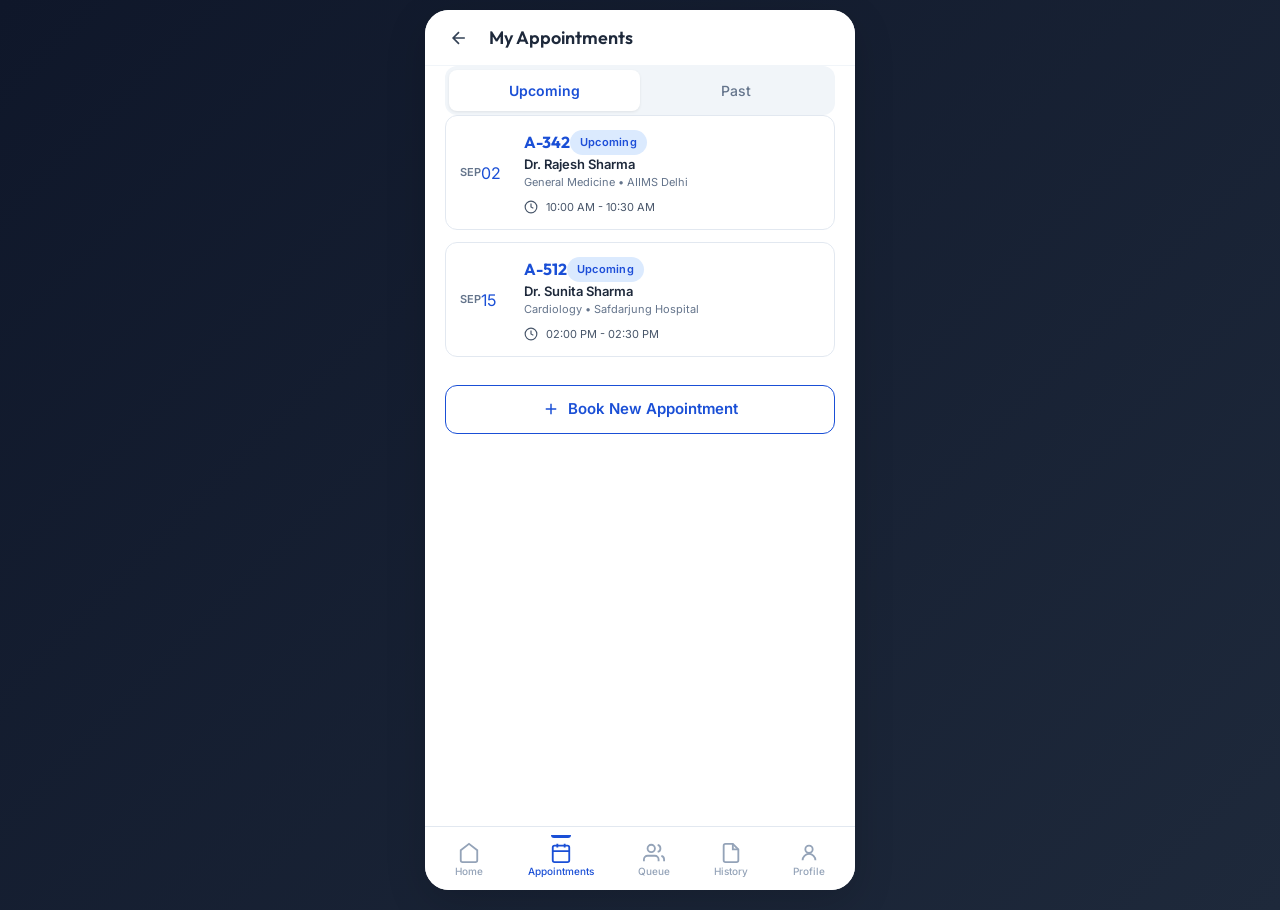
<file: appointments.html>
<!DOCTYPE html>
<html lang="en">
<head>
  <meta charset="UTF-8">
  <meta name="viewport" content="width=device-width, initial-scale=1.0, maximum-scale=1.0, user-scalable=no">
  <title>SGHMS — Appointments</title>
  <link rel="stylesheet" href="index.css">
</head>
<body>
<div id="app">
  <div class="top-bar">
    <a href="dashboard.html" class="back-btn">
      <svg width="20" height="20" fill="none" stroke="currentColor" stroke-width="2" viewBox="0 0 24 24"><path d="M19 12H5m7-7l-7 7 7 7"/></svg>
    </a>
    <span class="title">My Appointments</span>
  </div>
  
  <div class="screen-content">
    <div class="px-20 pt-16 pb-12">
      <div class="tabs">
        <div class="tab active" data-target="appt-upcoming" onclick="switchTab(this, 'upcoming')">Upcoming</div>
        <div class="tab" data-target="appt-past" onclick="switchTab(this, 'past')">Past</div>
      </div>
    </div>
    
    <div id="appt-upcoming" class="px-20" style="display:flex;flex-direction:column;gap:12px;">
      <a href="queue.html" class="appointment-card stagger-item">
        <div class="flex flex-col items-center" style="min-width: 50px;">
          <div class="text-xs font-semibold text-gray">SEP</div>
          <div class="text-lg font-bold" style="color:var(--primary)">02</div>
        </div>
        <div style="flex:1;min-width:0">
          <div class="flex items-center justify-between mb-4">
            <span class="appointment-id">A-342</span>
            <span class="badge badge-upcoming">Upcoming</span>
          </div>
          <h4 class="text-sm font-semibold mb-4">Dr. Rajesh Sharma</h4>
          <p class="text-xs text-gray mb-8">General Medicine • AIIMS Delhi</p>
          <div class="flex items-center gap-8 text-xs font-medium" style="color:var(--gray-600)">
            <svg width="14" height="14" fill="none" stroke="currentColor" stroke-width="2" viewBox="0 0 24 24"><circle cx="12" cy="12" r="10"/><path d="M12 6v6l4 2"/></svg>
            10:00 AM - 10:30 AM
          </div>
        </div>
      </a>
      
      <a href="reschedule.html" class="appointment-card stagger-item" style="animation-delay: 0.1s">
        <div class="flex flex-col items-center" style="min-width: 50px;">
          <div class="text-xs font-semibold text-gray">SEP</div>
          <div class="text-lg font-bold" style="color:var(--primary)">15</div>
        </div>
        <div style="flex:1;min-width:0">
          <div class="flex items-center justify-between mb-4">
            <span class="appointment-id">A-512</span>
            <span class="badge badge-upcoming">Upcoming</span>
          </div>
          <h4 class="text-sm font-semibold mb-4">Dr. Sunita Sharma</h4>
          <p class="text-xs text-gray mb-8">Cardiology • Safdarjung Hospital</p>
          <div class="flex items-center gap-8 text-xs font-medium" style="color:var(--gray-600)">
            <svg width="14" height="14" fill="none" stroke="currentColor" stroke-width="2" viewBox="0 0 24 24"><circle cx="12" cy="12" r="10"/><path d="M12 6v6l4 2"/></svg>
            02:00 PM - 02:30 PM
          </div>
        </div>
      </a>
    </div>
    
    <div id="appt-past" class="px-20 hidden" style="display:none;flex-direction:column;gap:12px;">
      <div class="appointment-card">
        <div class="flex flex-col items-center" style="min-width: 50px;">
          <div class="text-xs font-semibold text-gray">AUG</div>
          <div class="text-lg font-bold" style="color:var(--gray-500)">10</div>
        </div>
        <div style="flex:1;min-width:0">
          <div class="flex items-center justify-between mb-4">
            <span class="appointment-id" style="color:var(--gray-600)">A-128</span>
            <span class="badge badge-completed">Completed</span>
          </div>
          <h4 class="text-sm font-semibold mb-4 text-gray">Dr. Ankit Verma</h4>
          <p class="text-xs text-gray mb-8">Orthopedics • RML Hospital</p>
          <a href="history.html" class="text-xs font-semibold" style="color:var(--primary)">View Prescription</a>
        </div>
      </div>
    </div>
    
    <div class="px-20 py-16 mt-12">
      <a href="book-appointment.html" class="btn btn-outline btn-full">
        <svg width="18" height="18" fill="none" stroke="currentColor" stroke-width="2" viewBox="0 0 24 24"><path d="M12 5v14M5 12h14"/></svg>
        Book New Appointment
      </a>
    </div>
  </div>

  <!-- Bottom Nav -->
  <nav class="bottom-nav">
    <a href="dashboard.html" class="nav-item">
      <svg width="22" height="22" fill="none" stroke="currentColor" stroke-width="2" viewBox="0 0 24 24"><path d="M3 9l9-7 9 7v11a2 2 0 01-2 2H5a2 2 0 01-2-2z"/></svg>
      <span>Home</span>
    </a>
    <a href="appointments.html" class="nav-item active">
      <svg width="22" height="22" fill="none" stroke="currentColor" stroke-width="2" viewBox="0 0 24 24"><rect x="3" y="4" width="18" height="18" rx="2"/><path d="M16 2v4M8 2v4M3 10h18"/></svg>
      <span>Appointments</span>
    </a>
    <a href="queue.html" class="nav-item">
      <svg width="22" height="22" fill="none" stroke="currentColor" stroke-width="2" viewBox="0 0 24 24"><path d="M17 21v-2a4 4 0 00-4-4H5a4 4 0 00-4 4v2"/><circle cx="9" cy="7" r="4"/><path d="M23 21v-2a4 4 0 00-3-3.87M16 3.13a4 4 0 010 7.75"/></svg>
      <span>Queue</span>
    </a>
    <a href="history.html" class="nav-item">
      <svg width="22" height="22" fill="none" stroke="currentColor" stroke-width="2" viewBox="0 0 24 24"><path d="M14 2H6a2 2 0 00-2 2v16a2 2 0 002 2h12a2 2 0 002-2V8z"/><polyline points="14,2 14,8 20,8"/></svg>
      <span>History</span>
    </a>
    <a href="profile.html" class="nav-item">
      <svg width="22" height="22" fill="none" stroke="currentColor" stroke-width="2" viewBox="0 0 24 24"><circle cx="12" cy="8" r="4"/><path d="M5 20c0-3.9 3.1-7 7-7s7 3.1 7 7"/></svg>
      <span>Profile</span>
    </a>
  </nav>
</div>
<script src="main.js"></script>
</body>
</html>
</file>
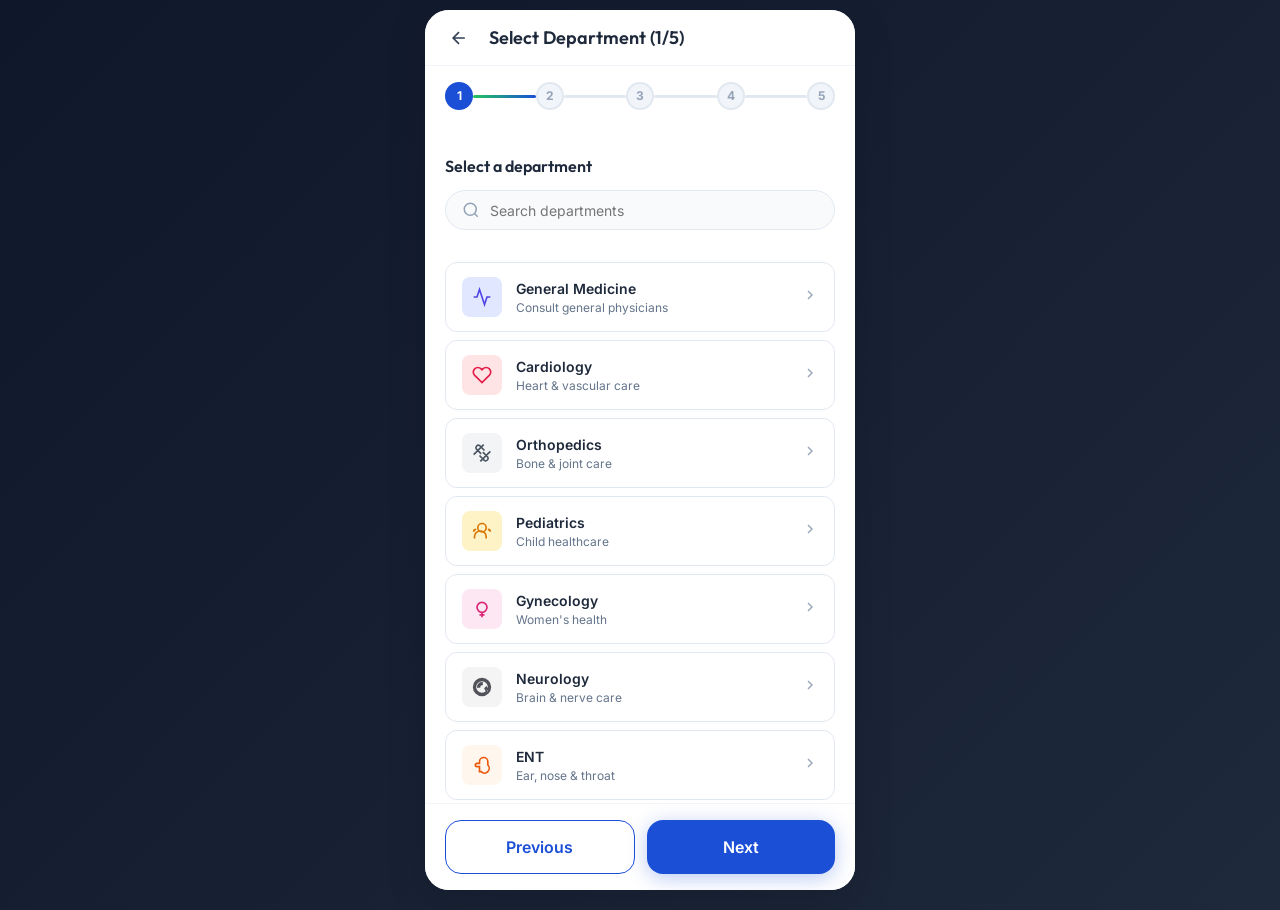
<file: book-appointment.html>
<!DOCTYPE html>
<html lang="en">
<head>
  <meta charset="UTF-8">
  <meta name="viewport" content="width=device-width, initial-scale=1.0, maximum-scale=1.0, user-scalable=no">
  <meta name="description" content="Book an appointment at government hospitals. AI-powered symptom checker suggests the right department.">
  <title>SGHMS — Book Appointment</title>
  <link rel="stylesheet" href="index.css">
</head>
<body>
<div id="app">
  <div class="top-bar" id="topbar">
    <a href="dashboard.html" class="back-btn" id="back-btn">
      <svg width="20" height="20" fill="none" stroke="currentColor" stroke-width="2" viewBox="0 0 24 24"><path d="M19 12H5m7-7l-7 7 7 7"/></svg>
    </a>
    <span class="title" id="step-title">Book Appointment</span>
  </div>

  <!-- Progress -->
  <div class="progress-steps" id="progress-bar">
    <div class="progress-step active" id="ps1">1</div>
    <div class="progress-line" id="pl1"></div>
    <div class="progress-step" id="ps2">2</div>
    <div class="progress-line" id="pl2"></div>
    <div class="progress-step" id="ps3">3</div>
    <div class="progress-line" id="pl3"></div>
    <div class="progress-step" id="ps4">4</div>
    <div class="progress-line" id="pl4"></div>
    <div class="progress-step" id="ps5">5</div>
  </div>

  <!-- ======== STEP 1: Department Selection ======== -->
  <div class="booking-step active" id="step-1">
    <div class="screen-content" style="padding-top: 12px;">
      <!-- Department List -->
      <div class="px-20 py-16">
        <h3 class="section-title">Select a department</h3>
        <div class="search-bar mb-16">
          <svg width="18" height="18" fill="none" stroke="currentColor" stroke-width="2" viewBox="0 0 24 24"><circle cx="11" cy="11" r="8"/><path d="M21 21l-4.35-4.35"/></svg>
          <input type="text" placeholder="Search departments" id="dept-search" oninput="filterDepts()">
        </div>
      </div>
      <div class="dept-list" id="dept-list">
        <div class="dept-item stagger-item" data-dept="General Medicine" onclick="selectDept('General Medicine')">
          <div class="dept-icon" style="background:#e0e7ff;color:#4f46e5"><svg width="20" height="20" fill="none" stroke="currentColor" stroke-width="2" viewBox="0 0 24 24"><path d="M22 12h-4l-3 9L9 3l-3 9H2"/></svg></div>
          <div class="dept-info"><h4>General Medicine</h4><p>Consult general physicians</p></div>
          <div class="dept-arrow"><svg width="16" height="16" fill="none" stroke="currentColor" stroke-width="2" viewBox="0 0 24 24"><path d="M9 18l6-6-6-6"/></svg></div>
        </div>
        <div class="dept-item stagger-item" data-dept="Cardiology" onclick="selectDept('Cardiology')">
          <div class="dept-icon" style="background:#ffe4e6;color:#e11d48"><svg width="20" height="20" fill="none" stroke="currentColor" stroke-width="2" viewBox="0 0 24 24"><path d="M20.84 4.61a5.5 5.5 0 00-7.78 0L12 5.67l-1.06-1.06a5.5 5.5 0 00-7.78 7.78l1.06 1.06L12 21.23l7.78-7.78 1.06-1.06a5.5 5.5 0 000-7.78z"/></svg></div>
          <div class="dept-info"><h4>Cardiology</h4><p>Heart & vascular care</p></div>
          <div class="dept-arrow"><svg width="16" height="16" fill="none" stroke="currentColor" stroke-width="2" viewBox="0 0 24 24"><path d="M9 18l6-6-6-6"/></svg></div>
        </div>
        <div class="dept-item stagger-item" data-dept="Orthopedics" onclick="selectDept('Orthopedics')">
          <div class="dept-icon" style="background:#f3f4f6;color:#4b5563"><svg width="20" height="20" fill="none" stroke="currentColor" stroke-width="2" viewBox="0 0 24 24"><path d="M14 2L2 14M22 10L10 22M15 9l-6-6a3 3 0 00-4 4l6 6M9 15l6 6a3 3 0 004-4l-6-6"/></svg></div>
          <div class="dept-info"><h4>Orthopedics</h4><p>Bone & joint care</p></div>
          <div class="dept-arrow"><svg width="16" height="16" fill="none" stroke="currentColor" stroke-width="2" viewBox="0 0 24 24"><path d="M9 18l6-6-6-6"/></svg></div>
        </div>
        <div class="dept-item stagger-item" data-dept="Pediatrics" onclick="selectDept('Pediatrics')">
          <div class="dept-icon" style="background:#fef3c7;color:#d97706"><svg width="20" height="20" fill="none" stroke="currentColor" stroke-width="2" viewBox="0 0 24 24"><circle cx="12" cy="8" r="5"/><path d="M3 21v-2a7 7 0 0114 0v2M19 10a3 3 0 013 3M2 13a3 3 0 013-3"/></svg></div>
          <div class="dept-info"><h4>Pediatrics</h4><p>Child healthcare</p></div>
          <div class="dept-arrow"><svg width="16" height="16" fill="none" stroke="currentColor" stroke-width="2" viewBox="0 0 24 24"><path d="M9 18l6-6-6-6"/></svg></div>
        </div>
        <div class="dept-item stagger-item" data-dept="Gynecology" onclick="selectDept('Gynecology')">
          <div class="dept-icon" style="background:#fce7f3;color:#db2777"><svg width="20" height="20" fill="none" stroke="currentColor" stroke-width="2" viewBox="0 0 24 24"><circle cx="12" cy="10" r="6"/><path d="M12 16v6M9 19h6"/></svg></div>
          <div class="dept-info"><h4>Gynecology</h4><p>Women's health</p></div>
          <div class="dept-arrow"><svg width="16" height="16" fill="none" stroke="currentColor" stroke-width="2" viewBox="0 0 24 24"><path d="M9 18l6-6-6-6"/></svg></div>
        </div>
        <div class="dept-item stagger-item" data-dept="Neurology" onclick="selectDept('Neurology')">
          <div class="dept-icon" style="background:#f4f4f5;color:#52525b"><svg width="20" height="20" fill="none" stroke="currentColor" stroke-width="2" viewBox="0 0 24 24"><path d="M12 2C6.48 2 2 6.48 2 12s4.48 10 10 10 10-4.48 10-10S17.52 2 12 2zM12 4c4.41 0 8 3.59 8 8 0 1.25-.29 2.43-.8 3.48l-2.03-3.04-1.39 1.39L17.7 17.5A7.915 7.915 0 0112 20c-4.41 0-8-3.59-8-8 0-4.41 3.59-8 8-8z"/><path d="M12 7c-2.76 0-5 2.24-5 5h2c0-1.66 1.34-3 3-3V7z"/></svg></div>
          <div class="dept-info"><h4>Neurology</h4><p>Brain & nerve care</p></div>
          <div class="dept-arrow"><svg width="16" height="16" fill="none" stroke="currentColor" stroke-width="2" viewBox="0 0 24 24"><path d="M9 18l6-6-6-6"/></svg></div>
        </div>
        <div class="dept-item stagger-item" data-dept="ENT" onclick="selectDept('ENT')">
          <div class="dept-icon" style="background:#fff7ed;color:#ea580c"><svg width="20" height="20" fill="none" stroke="currentColor" stroke-width="2" viewBox="0 0 24 24"><path d="M11 20a4 4 0 008-8V8a5 5 0 00-10 0v2H6a2 2 0 000 4h3v6z"/></svg></div>
          <div class="dept-info"><h4>ENT</h4><p>Ear, nose & throat</p></div>
          <div class="dept-arrow"><svg width="16" height="16" fill="none" stroke="currentColor" stroke-width="2" viewBox="0 0 24 24"><path d="M9 18l6-6-6-6"/></svg></div>
        </div>
        <div class="dept-item stagger-item" data-dept="Ophthalmology" onclick="selectDept('Ophthalmology')">
          <div class="dept-icon" style="background:#e0f2fe;color:#0284c7"><svg width="20" height="20" fill="none" stroke="currentColor" stroke-width="2" viewBox="0 0 24 24"><path d="M1 12s4-8 11-8 11 8 11 8-4 8-11 8-11-8-11-8z"/><circle cx="12" cy="12" r="3"/></svg></div>
          <div class="dept-info"><h4>Ophthalmology</h4><p>Eye care</p></div>
          <div class="dept-arrow"><svg width="16" height="16" fill="none" stroke="currentColor" stroke-width="2" viewBox="0 0 24 24"><path d="M9 18l6-6-6-6"/></svg></div>
        </div>
        <div class="dept-item stagger-item" data-dept="Dermatology" onclick="selectDept('Dermatology')">
          <div class="dept-icon" style="background:#fce7f3;color:#be185d"><svg width="20" height="20" fill="none" stroke="currentColor" stroke-width="2" viewBox="0 0 24 24"><path d="M12 2C6.48 2 2 6.48 2 12s4.48 10 10 10 10-4.48 10-10S17.52 2 12 2zM12 4c1.1 0 2 .9 2 2s-.9 2-2 2-2-.9-2-2 .9-2 2-2zM8 18h8v-2H8v2zm0-4h8v-2H8v2zm0-4h8V8H8v2z"/></svg></div>
          <div class="dept-info"><h4>Dermatology</h4><p>Skin care</p></div>
          <div class="dept-arrow"><svg width="16" height="16" fill="none" stroke="currentColor" stroke-width="2" viewBox="0 0 24 24"><path d="M9 18l6-6-6-6"/></svg></div>
        </div>
        <div class="dept-item stagger-item" data-dept="Psychiatry" onclick="selectDept('Psychiatry')">
          <div class="dept-icon" style="background:#faf5ff;color:#9333ea"><svg width="20" height="20" fill="none" stroke="currentColor" stroke-width="2" viewBox="0 0 24 24"><circle cx="12" cy="12" r="10"/><path d="M8 14s1.5 2 4 2 4-2 4-2M9 9h.01M15 9h.01"/></svg></div>
          <div class="dept-info"><h4>Psychiatry</h4><p>Mental health care</p></div>
          <div class="dept-arrow"><svg width="16" height="16" fill="none" stroke="currentColor" stroke-width="2" viewBox="0 0 24 24"><path d="M9 18l6-6-6-6"/></svg></div>
        </div>
      </div>
    </div>
    <div class="px-20 py-16" style="display: flex; gap: 12px; flex-shrink: 0; background: var(--white); border-top: 1px solid var(--gray-100);">
      <a href="dashboard.html" class="btn btn-outline btn-full btn-lg">Previous</a>
      <button class="btn btn-primary btn-full btn-lg" onclick="handleStep1Next()">Next</button>
    </div>
  </div>

  <!-- ======== STEP 2: Select Doctor ======== -->
  <div class="booking-step" id="step-2">
    <div class="screen-content">
      <div class="px-20 mb-16 py-16">
        <div class="filter-group">
          <button class="filter-btn active" onclick="filterDoctors(this,'all')">All</button>
          <button class="filter-btn" onclick="filterDoctors(this,'available')">Available Today</button>
          <button class="filter-btn" onclick="filterDoctors(this,'female')">Female</button>
          <button class="filter-btn" onclick="filterDoctors(this,'male')">Male</button>
        </div>
      </div>
      <div class="doctor-list" id="doctor-list">
        <div class="doctor-card stagger-item" data-gender="male" onclick="selectDoctor(this,'Dr. Rajesh Sharma')">
          <div class="doctor-avatar"><svg viewBox="0 0 32 32" fill="none" stroke="currentColor" stroke-width="1.5"><circle cx="16" cy="11" r="5"/><path d="M6 28c0-5.5 4.5-10 10-10s10 4.5 10 10"/></svg></div>
          <div class="doctor-info"><h4>Dr. Rajesh Sharma</h4><div class="specialty">General Physician</div><div class="experience">10+ Years Exp.</div><div class="doctor-meta"><span class="availability-dot"></span><span class="availability-text">Available Today</span></div></div>
          <div class="rating"><svg viewBox="0 0 24 24"><path d="M12 2l3.09 6.26L22 9.27l-5 4.87L18.18 22 12 18.56 5.82 22 7 14.14l-5-4.87 6.91-1.01L12 2z"/></svg><span>4.8</span></div>
        </div>
        <div class="doctor-card stagger-item" data-gender="female" onclick="selectDoctor(this,'Dr. Sunita Sharma')">
          <div class="doctor-avatar"><svg viewBox="0 0 32 32" fill="none" stroke="currentColor" stroke-width="1.5"><circle cx="16" cy="11" r="5"/><path d="M6 28c0-5.5 4.5-10 10-10s10 4.5 10 10"/></svg></div>
          <div class="doctor-info"><h4>Dr. Sunita Sharma</h4><div class="specialty">General Physician</div><div class="experience">8+ Years Exp.</div><div class="doctor-meta"><span class="availability-dot"></span><span class="availability-text">Available Today</span></div></div>
          <div class="rating"><svg viewBox="0 0 24 24"><path d="M12 2l3.09 6.26L22 9.27l-5 4.87L18.18 22 12 18.56 5.82 22 7 14.14l-5-4.87 6.91-1.01L12 2z"/></svg><span>4.6</span></div>
        </div>
        <div class="doctor-card stagger-item" data-gender="male" onclick="selectDoctor(this,'Dr. Ankit Verma')">
          <div class="doctor-avatar"><svg viewBox="0 0 32 32" fill="none" stroke="currentColor" stroke-width="1.5"><circle cx="16" cy="11" r="5"/><path d="M6 28c0-5.5 4.5-10 10-10s10 4.5 10 10"/></svg></div>
          <div class="doctor-info"><h4>Dr. Ankit Verma</h4><div class="specialty">General Physician</div><div class="experience">6+ Years Exp.</div><div class="doctor-meta"><span class="availability-dot"></span><span class="availability-text">Available Today</span></div></div>
          <div class="rating"><svg viewBox="0 0 24 24"><path d="M12 2l3.09 6.26L22 9.27l-5 4.87L18.18 22 12 18.56 5.82 22 7 14.14l-5-4.87 6.91-1.01L12 2z"/></svg><span>4.5</span></div>
        </div>
        <div class="doctor-card stagger-item" data-gender="female" onclick="selectDoctor(this,'Dr. Meera Gupta')">
          <div class="doctor-avatar"><svg viewBox="0 0 32 32" fill="none" stroke="currentColor" stroke-width="1.5"><circle cx="16" cy="11" r="5"/><path d="M6 28c0-5.5 4.5-10 10-10s10 4.5 10 10"/></svg></div>
          <div class="doctor-info"><h4>Dr. Meera Gupta</h4><div class="specialty">General Physician</div><div class="experience">8+ Years Exp.</div><div class="doctor-meta"><span class="availability-dot"></span><span class="availability-text">Available Today</span></div></div>
          <div class="rating"><svg viewBox="0 0 24 24"><path d="M12 2l3.09 6.26L22 9.27l-5 4.87L18.18 22 12 18.56 5.82 22 7 14.14l-5-4.87 6.91-1.01L12 2z"/></svg><span>4.7</span></div>
        </div>
      </div>
    </div>
    <div class="px-20 py-16" style="display: flex; gap: 12px; flex-shrink: 0; background: var(--white); border-top: 1px solid var(--gray-100);">
      <button class="btn btn-outline btn-full btn-lg" onclick="goToStep(1)">Previous</button>
      <button class="btn btn-primary btn-full btn-lg" onclick="handleStep2Next()">Next</button>
    </div>
  </div>

  <!-- ======== STEP 3: Date & Time ======== -->
  <div class="booking-step" id="step-3">
    <div class="screen-content">
      <div class="calendar-container mb-16 py-16">
        <h3 class="section-title mb-8">Select Date</h3>
        <div class="calendar-grid" id="calendar-grid">
          <div class="calendar-day-name">Mon</div><div class="calendar-day-name">Tue</div><div class="calendar-day-name">Wed</div><div class="calendar-day-name">Thu</div><div class="calendar-day-name">Fri</div><div class="calendar-day-name">Sat</div><div class="calendar-day-name">Sun</div>
          <div class="calendar-day disabled">31</div>
          <div class="calendar-day today selected" onclick="selectDate(this)">01</div>
          <div class="calendar-day" onclick="selectDate(this)">02</div>
          <div class="calendar-day" onclick="selectDate(this)">03</div>
          <div class="calendar-day" onclick="selectDate(this)">04</div>
          <div class="calendar-day" onclick="selectDate(this)">05</div>
          <div class="calendar-day" onclick="selectDate(this)">06</div>
          <div class="calendar-day" onclick="selectDate(this)">07</div>
          <div class="calendar-day" onclick="selectDate(this)">08</div>
          <div class="calendar-day" onclick="selectDate(this)">09</div>
          <div class="calendar-day" onclick="selectDate(this)">10</div>
          <div class="calendar-day" onclick="selectDate(this)">11</div>
          <div class="calendar-day" onclick="selectDate(this)">12</div>
          <div class="calendar-day" onclick="selectDate(this)">13</div>
          <div class="calendar-day" onclick="selectDate(this)">14</div>
          <div class="calendar-day" onclick="selectDate(this)">15</div>
          <div class="calendar-day" onclick="selectDate(this)">16</div>
          <div class="calendar-day" onclick="selectDate(this)">17</div>
          <div class="calendar-day" onclick="selectDate(this)">18</div>
          <div class="calendar-day" onclick="selectDate(this)">19</div>
          <div class="calendar-day" onclick="selectDate(this)">20</div>
          <div class="calendar-day" onclick="selectDate(this)">21</div>
          <div class="calendar-day" onclick="selectDate(this)">22</div>
          <div class="calendar-day" onclick="selectDate(this)">23</div>
          <div class="calendar-day" onclick="selectDate(this)">24</div>
          <div class="calendar-day" onclick="selectDate(this)">25</div>
          <div class="calendar-day" onclick="selectDate(this)">26</div>
          <div class="calendar-day" onclick="selectDate(this)">27</div>
          <div class="calendar-day" onclick="selectDate(this)">28</div>
          <div class="calendar-day" onclick="selectDate(this)">29</div>
          <div class="calendar-day" onclick="selectDate(this)">30</div>
        </div>
      </div>
      <div class="time-slots-section">
        <h3 class="section-title">Select Time Slot</h3>
        <div class="time-period">
          <h4>Morning</h4>
          <div class="time-slots-grid">
            <div class="time-slot" onclick="selectTime(this)">09:00 AM</div>
            <div class="time-slot" onclick="selectTime(this)">09:30 AM</div>
            <div class="time-slot selected" onclick="selectTime(this)">10:00 AM</div>
            <div class="time-slot" onclick="selectTime(this)">10:30 AM</div>
            <div class="time-slot" onclick="selectTime(this)">11:00 AM</div>
            <div class="time-slot" onclick="selectTime(this)">11:30 AM</div>
          </div>
        </div>
        <div class="time-period">
          <h4>Afternoon</h4>
          <div class="time-slots-grid">
            <div class="time-slot" onclick="selectTime(this)">12:00 PM</div>
            <div class="time-slot" onclick="selectTime(this)">12:30 PM</div>
            <div class="time-slot" onclick="selectTime(this)">01:00 PM</div>
            <div class="time-slot" onclick="selectTime(this)">02:00 PM</div>
            <div class="time-slot" onclick="selectTime(this)">02:30 PM</div>
            <div class="time-slot unavailable">03:00 PM</div>
          </div>
        </div>
      </div>
    </div>
    <div class="px-20 py-16" style="display: flex; gap: 12px; flex-shrink: 0; background: var(--white); border-top: 1px solid var(--gray-100);">
      <button class="btn btn-outline btn-full btn-lg" onclick="goToStep(2)">Previous</button>
      <button class="btn btn-primary btn-full btn-lg" onclick="goToStep(4)">Next</button>
    </div>
  </div>

  <!-- ======== STEP 4: Summary ======== -->
  <div class="booking-step" id="step-4">
    <div class="screen-content">
      <div class="summary-section">
        <div class="flex items-center gap-8 mb-16">
          <svg width="20" height="20" fill="none" stroke="var(--primary)" stroke-width="2" viewBox="0 0 24 24"><path d="M14 2H6a2 2 0 00-2 2v16a2 2 0 002 2h12a2 2 0 002-2V8z"/><polyline points="14,2 14,8 20,8"/></svg>
          <h3 class="section-title" style="margin-bottom:0">Appointment Details</h3>
        </div>
        <div class="summary-card">
          <div class="flex items-center gap-12 mb-12">
            <div class="doctor-avatar"><svg viewBox="0 0 32 32" fill="none" stroke="currentColor" stroke-width="1.5"><circle cx="16" cy="11" r="5"/><path d="M6 28c0-5.5 4.5-10 10-10s10 4.5 10 10"/></svg></div>
            <div>
              <div style="font-weight:700;font-size:16px">Rahul Kumar</div>
              <div style="font-size:12px;color:var(--gray-500)">Male • 35 Years</div>
              <div style="font-size:11px;color:var(--gray-400)">ABHA: 1234-5678-9012</div>
            </div>
          </div>
          <div class="divider"></div>
          <div class="summary-row"><span class="summary-label">Department</span><span class="summary-value" id="s-dept">General Medicine</span></div>
          <div class="summary-row"><span class="summary-label">Doctor</span><span class="summary-value" id="s-doctor">Dr. Rajesh Sharma</span></div>
          <div class="summary-row"><span class="summary-label">Date</span><span class="summary-value" id="s-date">02 Sep 2026</span></div>
          <div class="summary-row"><span class="summary-label">Time</span><span class="summary-value" id="s-time">10:00 AM</span></div>
          <div class="summary-row"><span class="summary-label">Hospital</span><span class="summary-value">AIIMS Delhi</span></div>
        </div>

        <h3 class="section-title mt-20">Visit Type</h3>
        <div style="display:flex;flex-direction:column;gap:10px">
          <div class="radio-option selected" onclick="selectVisit(this)">
            <div class="radio-dot"></div>
            <div>
              <div style="font-weight:600;font-size:14px">In-Person Visit</div>
              <div style="font-size:12px;color:var(--gray-500)">Visit hospital & consult doctor</div>
            </div>
          </div>
        </div>
      </div>
    </div>
    <div class="px-20 py-16" style="display: flex; gap: 12px; flex-shrink: 0; background: var(--white); border-top: 1px solid var(--gray-100);">
      <button class="btn btn-outline btn-full btn-lg" onclick="goToStep(3)">Previous</button>
      <button class="btn btn-primary btn-full btn-lg" onclick="goToStep(5)">Confirm Booking</button>
    </div>
  </div>

  <!-- ======== STEP 5: Confirmation ======== -->
  <div class="booking-step" id="step-5">
    <div class="screen-content">
      <div class="confirmation-section">
        <div class="success-icon">
          <svg width="40" height="40" fill="none" stroke="white" stroke-width="3" viewBox="0 0 24 24"><path d="M20 6L9 17l-5-5" stroke-linecap="round" stroke-linejoin="round"/></svg>
        </div>
        <h2 class="confirmation-title">Appointment Confirmed!</h2>
        <p class="confirmation-subtitle">Your appointment has been successfully booked.</p>
        <div class="confirmation-details">
          <div class="summary-row"><span class="summary-label">Token Number</span><span class="summary-value" style="color:var(--primary)">A-456</span></div>
          <div class="summary-row"><span class="summary-label">Department</span><span class="summary-value" id="c-dept">General Medicine</span></div>
          <div class="summary-row"><span class="summary-label">Doctor</span><span class="summary-value" id="c-doctor">Dr. Rajesh Sharma</span></div>
          <div class="summary-row"><span class="summary-label">Date & Time</span><span class="summary-value" id="c-datetime">03 Sep 2026, 10:00 AM</span></div>
          <div class="summary-row"><span class="summary-label">Hospital</span><span class="summary-value">AIIMS Delhi</span></div>
        </div>
        <div class="confirmation-actions">
          <button class="btn btn-outline btn-full">
            <svg width="18" height="18" fill="none" stroke="currentColor" stroke-width="2" viewBox="0 0 24 24"><rect x="3" y="4" width="18" height="18" rx="2"/><path d="M16 2v4M8 2v4M3 10h18"/></svg>
            Add to Calendar
          </button>
          <a href="appointments.html" class="btn btn-primary btn-full">View My Appointments</a>
        </div>
      </div>
    </div>
  </div>
</div>

<script src="main.js"></script>
</body>
</html>
</file>
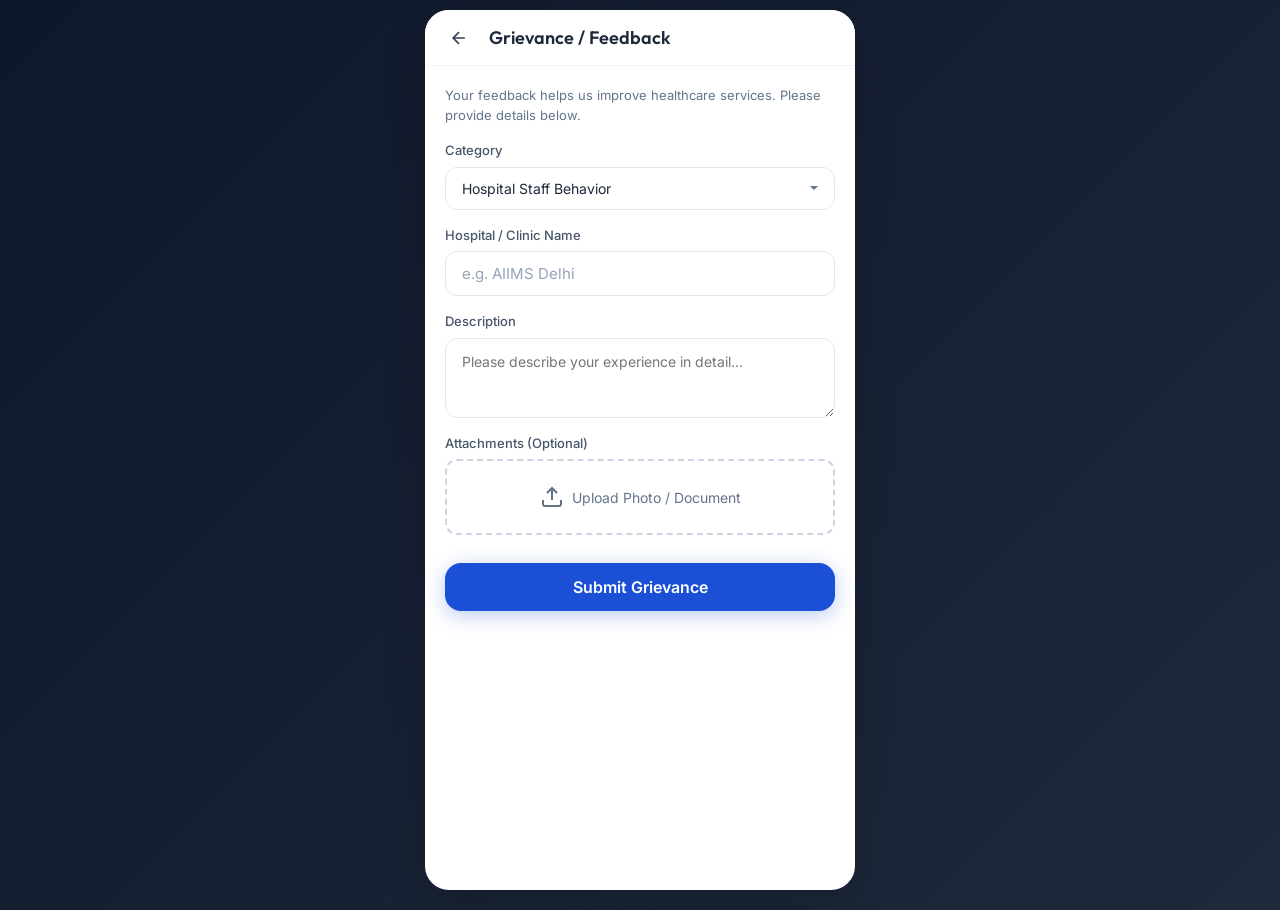
<file: complaint.html>
<!DOCTYPE html>
<html lang="en">
<head>
  <meta charset="UTF-8">
  <meta name="viewport" content="width=device-width, initial-scale=1.0, maximum-scale=1.0, user-scalable=no">
  <title>SGHMS — Grievance Redressal</title>
  <link rel="stylesheet" href="index.css">
</head>
<body>
<div id="app">
  <div class="top-bar">
    <a href="profile.html" class="back-btn">
      <svg width="20" height="20" fill="none" stroke="currentColor" stroke-width="2" viewBox="0 0 24 24"><path d="M19 12H5m7-7l-7 7 7 7"/></svg>
    </a>
    <span class="title">Grievance / Feedback</span>
  </div>
  
  <div class="screen-content">
    <div class="complaint-section">
      <p class="text-sm text-gray mb-16">Your feedback helps us improve healthcare services. Please provide details below.</p>
      
      <form class="complaint-form" onsubmit="event.preventDefault(); window.location.href='profile.html';">
        <div class="input-group">
          <label>Category</label>
          <select>
            <option>Hospital Staff Behavior</option>
            <option>Hygiene & Cleanliness</option>
            <option>Long Wait Times</option>
            <option>Medicine Availability</option>
            <option>Other Feedback</option>
          </select>
        </div>
        
        <div class="input-group">
          <label>Hospital / Clinic Name</label>
          <input type="text" class="input-field" placeholder="e.g. AIIMS Delhi">
        </div>
        
        <div class="input-group">
          <label>Description</label>
          <textarea class="symptom-textarea" placeholder="Please describe your experience in detail..."></textarea>
        </div>
        
        <div class="input-group">
          <label>Attachments (Optional)</label>
          <div class="upload-area">
            <svg width="24" height="24" fill="none" stroke="currentColor" stroke-width="2" viewBox="0 0 24 24"><path d="M21 15v4a2 2 0 01-2 2H5a2 2 0 01-2-2v-4M17 8l-5-5-5 5M12 3v12"/></svg>
            Upload Photo / Document
          </div>
        </div>
        
        <button type="submit" class="btn btn-primary btn-full btn-lg mt-12">Submit Grievance</button>
      </form>
    </div>
  </div>
</div>
<script src="main.js"></script>
</body>
</html>
</file>
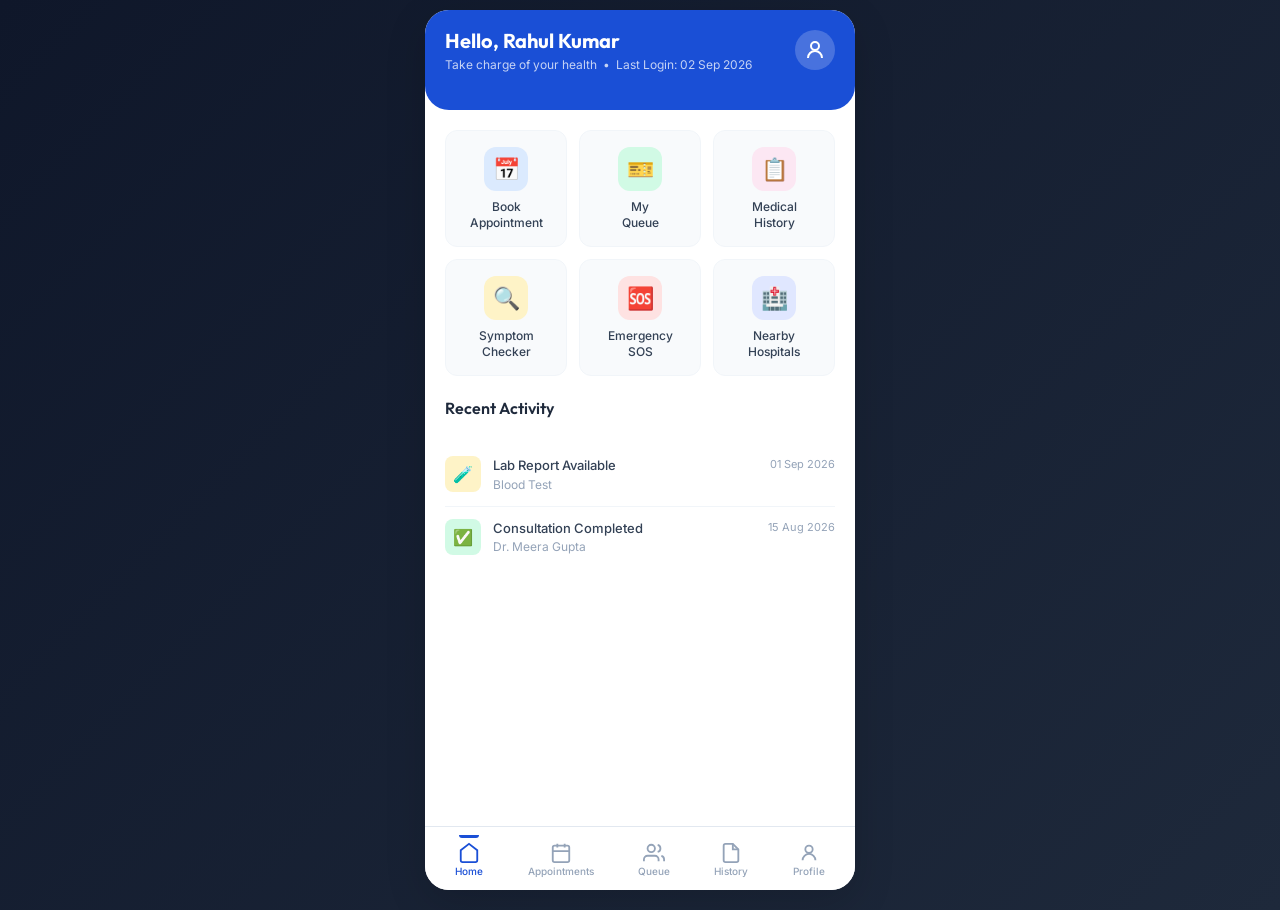
<file: dashboard.html>
<!DOCTYPE html>
<html lang="en">
<head>
  <meta charset="UTF-8">
  <meta name="viewport" content="width=device-width, initial-scale=1.0, maximum-scale=1.0, user-scalable=no">
  <meta name="description" content="SGHMS Patient Dashboard - View your queue status, book appointments, and manage your healthcare.">
  <title>SGHMS — Dashboard</title>
  <link rel="stylesheet" href="index.css">
</head>
<body>
<div id="app">
  <div class="screen-content">
    <!-- Header -->
    <div class="dashboard-header">
      <div class="dashboard-greeting">
        <div class="greeting-text">
          <h2>Hello, Rahul Kumar</h2>
          <p>Take charge of your health &nbsp;•&nbsp; Last Login: 02 Sep 2026</p>
        </div>
        <a href="profile.html" class="greeting-avatar">
          <svg width="24" height="24" fill="none" stroke="white" stroke-width="2" viewBox="0 0 24 24"><circle cx="12" cy="8" r="4"/><path d="M5 20c0-3.9 3.1-7 7-7s7 3.1 7 7"/></svg>
        </a>
      </div>
      <a href="queue.html" class="queue-card" id="dashboard-queue-card" style="display:none;">
        <div class="queue-card-header">Your Queue Status</div>
        <div class="queue-stats">
          <div class="queue-token">
            <div class="queue-token-label">Token Number</div>
            <div class="queue-token-number">A-342</div>
          </div>
          <div class="queue-stat">
            <div class="queue-stat-label">Estimated Wait Time</div>
            <div class="queue-stat-value">15 min</div>
          </div>
          <div class="queue-stat">
            <div class="queue-stat-label">Your Position</div>
            <div class="queue-stat-value">5 / 12</div>
          </div>
        </div>
        <div class="queue-link">
          View Details
          <svg width="14" height="14" fill="none" stroke="currentColor" stroke-width="2" viewBox="0 0 24 24"><path d="M9 18l6-6-6-6"/></svg>
        </div>
      </a>
    </div>

    <!-- Quick Actions -->
    <div class="quick-actions">
      <a href="book-appointment.html" class="quick-action qa-book stagger-item">
        <div class="quick-action-icon">📅</div>
        <div class="quick-action-label">Book<br>Appointment</div>
      </a>
      <a href="queue.html" class="quick-action qa-queue stagger-item">
        <div class="quick-action-icon">🎫</div>
        <div class="quick-action-label">My<br>Queue</div>
      </a>
      <a href="history.html" class="quick-action qa-history stagger-item">
        <div class="quick-action-icon">📋</div>
        <div class="quick-action-label">Medical<br>History</div>
      </a>
      <a href="symptom-checker.html" class="quick-action qa-symptom stagger-item">
        <div class="quick-action-icon">🔍</div>
        <div class="quick-action-label">Symptom<br>Checker</div>
      </a>
      <a href="emergency.html" class="quick-action qa-emergency stagger-item">
        <div class="quick-action-icon">🆘</div>
        <div class="quick-action-label">Emergency<br>SOS</div>
      </a>
      <a href="hospitals.html" class="quick-action qa-hospitals stagger-item">
        <div class="quick-action-icon">🏥</div>
        <div class="quick-action-label">Nearby<br>Hospitals</div>
      </a>
    </div>

    <!-- Upcoming Appointment -->
    <div class="dashboard-section" id="dashboard-upcoming-section" style="display:none;">
      <div class="dashboard-section-header">
        <h3 class="section-title">Upcoming Appointment</h3>
      </div>
      <a href="appointments.html" class="upcoming-card">
        <div class="upcoming-date">
          <div class="day" id="dash-appt-month">Sep</div>
          <div class="date-num" id="dash-appt-day">01</div>
        </div>
        <div class="upcoming-info">
          <div class="time" id="dash-appt-time">10:00 AM</div>
          <div class="doctor-name" id="dash-appt-doctor">Dr. Rajesh Sharma</div>
          <div class="dept" id="dash-appt-dept">General Medicine</div>
        </div>
        <span class="view-btn">View</span>
      </a>
    </div>

    <!-- Recent Activity -->
    <div class="dashboard-section">
      <div class="dashboard-section-header">
        <h3 class="section-title">Recent Activity</h3>
      </div>
      <div class="activity-item">
        <div class="activity-icon lab">🧪</div>
        <div class="activity-info">
          <div class="act-title">Lab Report Available</div>
          <div class="detail">Blood Test</div>
        </div>
        <div class="activity-date">01 Sep 2026</div>
      </div>
      <div class="activity-item">
        <div class="activity-icon consult">✅</div>
        <div class="activity-info">
          <div class="act-title">Consultation Completed</div>
          <div class="detail">Dr. Meera Gupta</div>
        </div>
        <div class="activity-date">15 Aug 2026</div>
      </div>
    </div>
  </div>

  <!-- Bottom Nav -->
  <nav class="bottom-nav">
    <a href="dashboard.html" class="nav-item active">
      <svg width="22" height="22" fill="none" stroke="currentColor" stroke-width="2" viewBox="0 0 24 24"><path d="M3 9l9-7 9 7v11a2 2 0 01-2 2H5a2 2 0 01-2-2z"/></svg>
      <span>Home</span>
    </a>
    <a href="appointments.html" class="nav-item">
      <svg width="22" height="22" fill="none" stroke="currentColor" stroke-width="2" viewBox="0 0 24 24"><rect x="3" y="4" width="18" height="18" rx="2"/><path d="M16 2v4M8 2v4M3 10h18"/></svg>
      <span>Appointments</span>
    </a>
    <a href="queue.html" class="nav-item">
      <svg width="22" height="22" fill="none" stroke="currentColor" stroke-width="2" viewBox="0 0 24 24"><path d="M17 21v-2a4 4 0 00-4-4H5a4 4 0 00-4 4v2"/><circle cx="9" cy="7" r="4"/><path d="M23 21v-2a4 4 0 00-3-3.87M16 3.13a4 4 0 010 7.75"/></svg>
      <span>Queue</span>
    </a>
    <a href="history.html" class="nav-item">
      <svg width="22" height="22" fill="none" stroke="currentColor" stroke-width="2" viewBox="0 0 24 24"><path d="M14 2H6a2 2 0 00-2 2v16a2 2 0 002 2h12a2 2 0 002-2V8z"/><polyline points="14,2 14,8 20,8"/></svg>
      <span>History</span>
    </a>
    <a href="profile.html" class="nav-item">
      <svg width="22" height="22" fill="none" stroke="currentColor" stroke-width="2" viewBox="0 0 24 24"><circle cx="12" cy="8" r="4"/><path d="M5 20c0-3.9 3.1-7 7-7s7 3.1 7 7"/></svg>
      <span>Profile</span>
    </a>
  </nav>
</div>
</body>
</html>
</file>
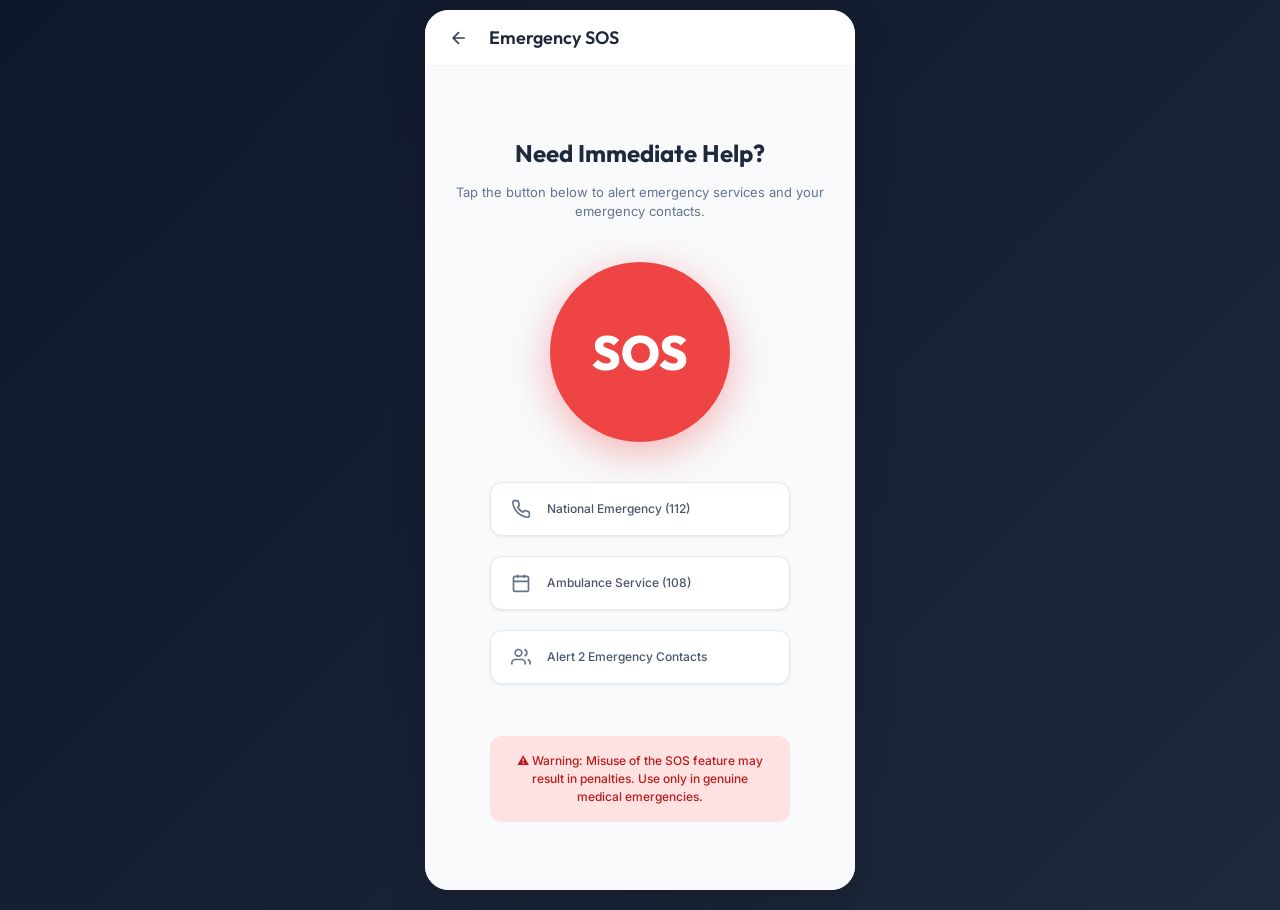
<file: emergency.html>
<!DOCTYPE html>
<html lang="en">
<head>
  <meta charset="UTF-8">
  <meta name="viewport" content="width=device-width, initial-scale=1.0, maximum-scale=1.0, user-scalable=no">
  <title>SGHMS — Emergency SOS</title>
  <link rel="stylesheet" href="index.css">
</head>
<body>
<div id="app">
  <div class="top-bar">
    <a href="dashboard.html" class="back-btn">
      <svg width="20" height="20" fill="none" stroke="currentColor" stroke-width="2" viewBox="0 0 24 24"><path d="M19 12H5m7-7l-7 7 7 7"/></svg>
    </a>
    <span class="title">Emergency SOS</span>
  </div>
  
  <div class="sos-content">
    <h2 class="text-center" style="font-family:var(--font-heading);font-size:24px;font-weight:700">Need Immediate Help?</h2>
    <p class="text-center text-sm text-gray mt-12 mb-20">Tap the button below to alert emergency services and your emergency contacts.</p>
    
    <button class="sos-button stagger-item" onclick="triggerSOS()">SOS</button>
    
    <div class="sos-info stagger-item">
      <div class="sos-info-item">
        <svg fill="none" stroke="currentColor" stroke-width="2" viewBox="0 0 24 24"><path d="M22 16.92v3a2 2 0 01-2.18 2 19.79 19.79 0 01-8.63-3.07 19.5 19.5 0 01-6-6 19.79 19.79 0 01-3.07-8.67A2 2 0 014.11 2h3a2 2 0 012 1.72 12.84 12.84 0 00.7 2.81 2 2 0 01-.45 2.11L8.09 9.91a16 16 0 006 6l1.27-1.27a2 2 0 012.11-.45 12.84 12.84 0 002.81.7A2 2 0 0122 16.92z"/></svg>
        <p>National Emergency (112)</p>
      </div>
      <div class="sos-info-item">
        <svg fill="none" stroke="currentColor" stroke-width="2" viewBox="0 0 24 24"><rect x="3" y="4" width="18" height="18" rx="2"/><path d="M16 2v4M8 2v4M3 10h18"/></svg>
        <p>Ambulance Service (108)</p>
      </div>
      <div class="sos-info-item">
        <svg fill="none" stroke="currentColor" stroke-width="2" viewBox="0 0 24 24"><path d="M17 21v-2a4 4 0 00-4-4H5a4 4 0 00-4 4v2"/><circle cx="9" cy="7" r="4"/><path d="M23 21v-2a4 4 0 00-3-3.87M16 3.13a4 4 0 010 7.75"/></svg>
        <p>Alert 2 Emergency Contacts</p>
      </div>
    </div>
    
    <div class="sos-disclaimer stagger-item">
      ⚠️ Warning: Misuse of the SOS feature may result in penalties. Use only in genuine medical emergencies.
    </div>
  </div>
</div>
<script src="main.js"></script>
</body>
</html>
</file>
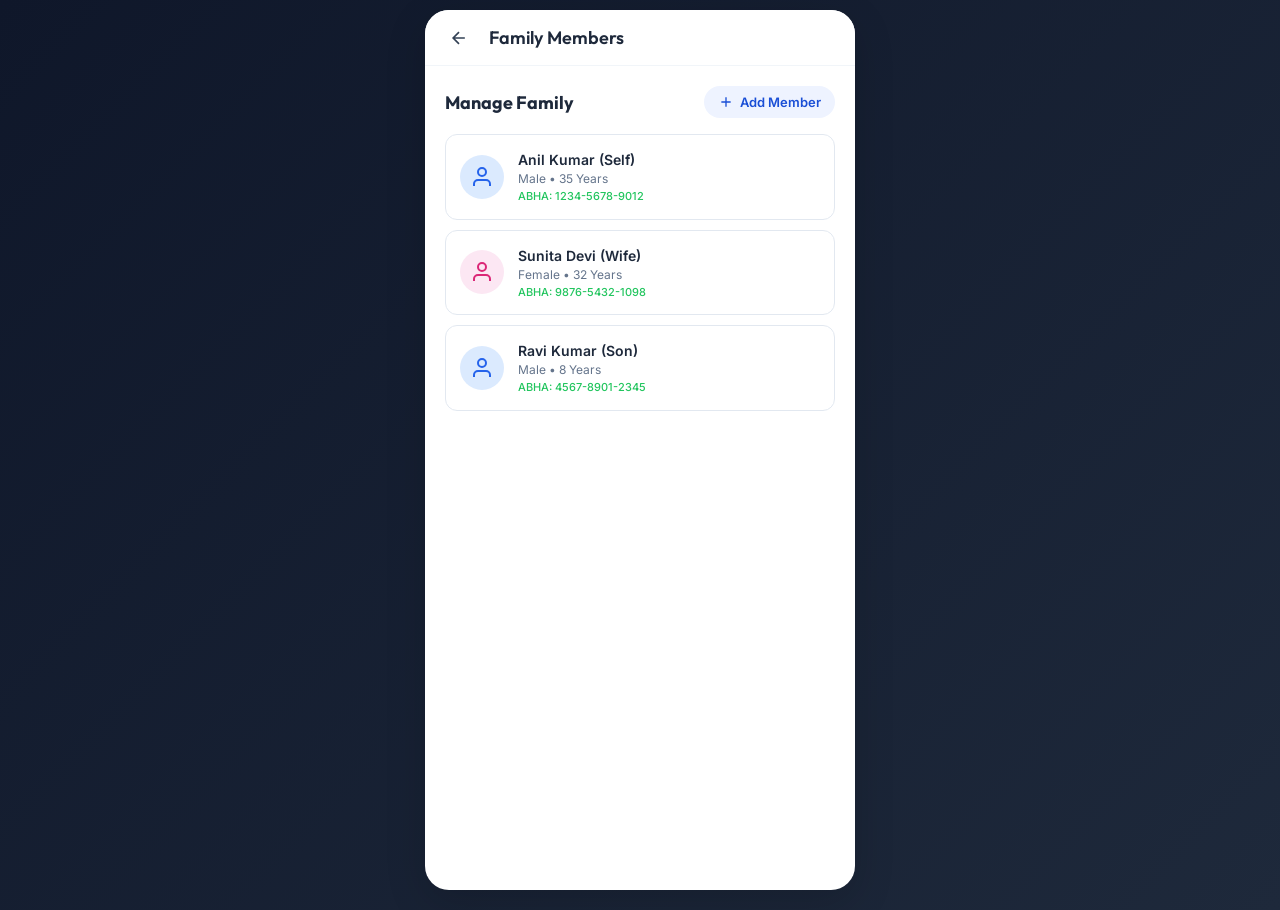
<file: family.html>
<!DOCTYPE html>
<html lang="en">
<head>
  <meta charset="UTF-8">
  <meta name="viewport" content="width=device-width, initial-scale=1.0, maximum-scale=1.0, user-scalable=no">
  <title>SGHMS — Family Members</title>
  <link rel="stylesheet" href="index.css">
</head>
<body>
<div id="app">
  <div class="top-bar">
    <a href="profile.html" class="back-btn">
      <svg width="20" height="20" fill="none" stroke="currentColor" stroke-width="2" viewBox="0 0 24 24"><path d="M19 12H5m7-7l-7 7 7 7"/></svg>
    </a>
    <span class="title">Family Members</span>
  </div>
  
  <div class="screen-content">
    <div class="family-section">
      <div class="family-header">
        <h3>Manage Family</h3>
        <button class="add-member-btn" onclick="alert('Link ABHA flow would open here.')">
          <svg width="16" height="16" fill="none" stroke="currentColor" stroke-width="2" viewBox="0 0 24 24"><path d="M12 5v14M5 12h14"/></svg>
          Add Member
        </button>
      </div>
      
      <div class="family-list">
        <div class="family-card stagger-item">
          <div class="family-avatar male">
            <svg fill="none" stroke="currentColor" stroke-width="2" viewBox="0 0 24 24"><path d="M20 21v-2a4 4 0 00-4-4H8a4 4 0 00-4 4v2"/><circle cx="12" cy="7" r="4"/></svg>
          </div>
          <div class="family-info">
            <h4>Anil Kumar (Self)</h4>
            <p>Male • 35 Years</p>
            <div class="family-abha">ABHA: 1234-5678-9012</div>
          </div>
        </div>
        
        <div class="family-card stagger-item" style="animation-delay: 0.1s">
          <div class="family-avatar female">
            <svg fill="none" stroke="currentColor" stroke-width="2" viewBox="0 0 24 24"><path d="M20 21v-2a4 4 0 00-4-4H8a4 4 0 00-4 4v2"/><circle cx="12" cy="7" r="4"/></svg>
          </div>
          <div class="family-info">
            <h4>Sunita Devi (Wife)</h4>
            <p>Female • 32 Years</p>
            <div class="family-abha">ABHA: 9876-5432-1098</div>
          </div>
        </div>
        
        <div class="family-card stagger-item" style="animation-delay: 0.2s">
          <div class="family-avatar male">
            <svg fill="none" stroke="currentColor" stroke-width="2" viewBox="0 0 24 24"><path d="M20 21v-2a4 4 0 00-4-4H8a4 4 0 00-4 4v2"/><circle cx="12" cy="7" r="4"/></svg>
          </div>
          <div class="family-info">
            <h4>Ravi Kumar (Son)</h4>
            <p>Male • 8 Years</p>
            <div class="family-abha">ABHA: 4567-8901-2345</div>
          </div>
        </div>
      </div>
    </div>
  </div>
</div>
<script src="main.js"></script>
</body>
</html>
</file>
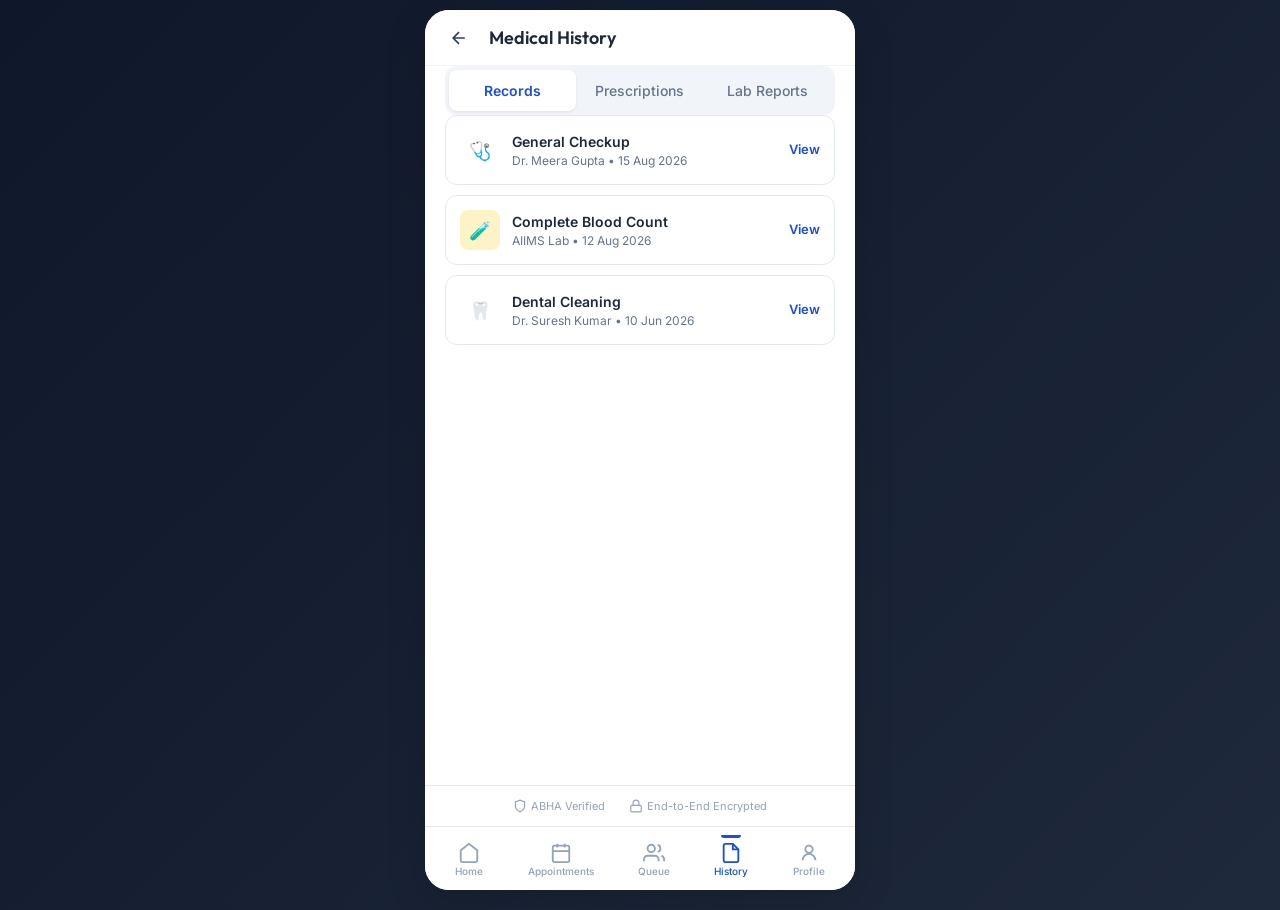
<file: history.html>
<!DOCTYPE html>
<html lang="en">
<head>
  <meta charset="UTF-8">
  <meta name="viewport" content="width=device-width, initial-scale=1.0, maximum-scale=1.0, user-scalable=no">
  <title>SGHMS — Medical History</title>
  <link rel="stylesheet" href="index.css">
</head>
<body>
<div id="app">
  <div class="top-bar">
    <a href="dashboard.html" class="back-btn">
      <svg width="20" height="20" fill="none" stroke="currentColor" stroke-width="2" viewBox="0 0 24 24"><path d="M19 12H5m7-7l-7 7 7 7"/></svg>
    </a>
    <span class="title">Medical History</span>
  </div>
  
  <div class="screen-content">
    <div class="px-20 pt-16 pb-12">
      <div class="tabs">
        <div class="tab active" data-target="history-records" onclick="switchTab(this, 'records', '.tab')">Records</div>
        <div class="tab" data-target="history-prescriptions" onclick="switchTab(this, 'prescriptions', '.tab')">Prescriptions</div>
        <div class="tab" data-target="history-reports" onclick="switchTab(this, 'reports', '.tab')">Lab Reports</div>
      </div>
    </div>
    
    <div id="history-records" class="record-list">
      <div class="record-item stagger-item">
        <div class="record-icon consult">🩺</div>
        <div class="record-info">
          <h4>General Checkup</h4>
          <p>Dr. Meera Gupta • 15 Aug 2026</p>
        </div>
        <span class="record-view">View</span>
      </div>
      <div class="record-item stagger-item" style="animation-delay: 0.1s">
        <div class="record-icon lab">🧪</div>
        <div class="record-info">
          <h4>Complete Blood Count</h4>
          <p>AIIMS Lab • 12 Aug 2026</p>
        </div>
        <span class="record-view">View</span>
      </div>
      <div class="record-item stagger-item" style="animation-delay: 0.2s">
        <div class="record-icon consult">🦷</div>
        <div class="record-info">
          <h4>Dental Cleaning</h4>
          <p>Dr. Suresh Kumar • 10 Jun 2026</p>
        </div>
        <span class="record-view">View</span>
      </div>
    </div>
    
    <div id="history-prescriptions" class="record-list hidden" style="display:none">
      <div class="record-item">
        <div class="record-icon prescription">💊</div>
        <div class="record-info">
          <h4>Paracetamol 500mg</h4>
          <p>Prescribed by Dr. Meera Gupta • 15 Aug 2026</p>
        </div>
        <span class="record-view">View</span>
      </div>
      <div class="record-item">
        <div class="record-icon prescription">💊</div>
        <div class="record-info">
          <h4>Amoxicillin 250mg</h4>
          <p>Prescribed by Dr. Rajesh Sharma • 02 May 2026</p>
        </div>
        <span class="record-view">View</span>
      </div>
    </div>

    <div id="history-reports" class="record-list hidden" style="display:none">
      <div class="record-item">
        <div class="record-icon lab">📄</div>
        <div class="record-info">
          <h4>CBC Report</h4>
          <p>AIIMS Lab • 12 Aug 2026</p>
        </div>
        <span class="record-view">Download</span>
      </div>
      <div class="record-item">
        <div class="record-icon lab">🖼️</div>
        <div class="record-info">
          <h4>Chest X-Ray</h4>
          <p>Safdarjung Imaging • 01 Apr 2026</p>
        </div>
        <span class="record-view">View</span>
      </div>
    </div>
  </div>

  <div class="history-footer">
    <div class="history-footer-item">
      <svg width="14" height="14" fill="none" stroke="currentColor" stroke-width="2" viewBox="0 0 24 24"><path d="M12 22s8-4 8-10V5l-8-3-8 3v7c0 6 8 10 8 10z"/></svg>
      ABHA Verified
    </div>
    <div class="history-footer-item">
      <svg width="14" height="14" fill="none" stroke="currentColor" stroke-width="2" viewBox="0 0 24 24"><rect x="3" y="11" width="18" height="11" rx="2" ry="2"/><path d="M7 11V7a5 5 0 0110 0v4"/></svg>
      End-to-End Encrypted
    </div>
  </div>

  <!-- Bottom Nav -->
  <nav class="bottom-nav">
    <a href="dashboard.html" class="nav-item">
      <svg width="22" height="22" fill="none" stroke="currentColor" stroke-width="2" viewBox="0 0 24 24"><path d="M3 9l9-7 9 7v11a2 2 0 01-2 2H5a2 2 0 01-2-2z"/></svg>
      <span>Home</span>
    </a>
    <a href="appointments.html" class="nav-item">
      <svg width="22" height="22" fill="none" stroke="currentColor" stroke-width="2" viewBox="0 0 24 24"><rect x="3" y="4" width="18" height="18" rx="2"/><path d="M16 2v4M8 2v4M3 10h18"/></svg>
      <span>Appointments</span>
    </a>
    <a href="queue.html" class="nav-item">
      <svg width="22" height="22" fill="none" stroke="currentColor" stroke-width="2" viewBox="0 0 24 24"><path d="M17 21v-2a4 4 0 00-4-4H5a4 4 0 00-4 4v2"/><circle cx="9" cy="7" r="4"/><path d="M23 21v-2a4 4 0 00-3-3.87M16 3.13a4 4 0 010 7.75"/></svg>
      <span>Queue</span>
    </a>
    <a href="history.html" class="nav-item active">
      <svg width="22" height="22" fill="none" stroke="currentColor" stroke-width="2" viewBox="0 0 24 24"><path d="M14 2H6a2 2 0 00-2 2v16a2 2 0 002 2h12a2 2 0 002-2V8z"/><polyline points="14,2 14,8 20,8"/></svg>
      <span>History</span>
    </a>
    <a href="profile.html" class="nav-item">
      <svg width="22" height="22" fill="none" stroke="currentColor" stroke-width="2" viewBox="0 0 24 24"><circle cx="12" cy="8" r="4"/><path d="M5 20c0-3.9 3.1-7 7-7s7 3.1 7 7"/></svg>
      <span>Profile</span>
    </a>
  </nav>
</div>
<script src="main.js"></script>
</body>
</html>
</file>
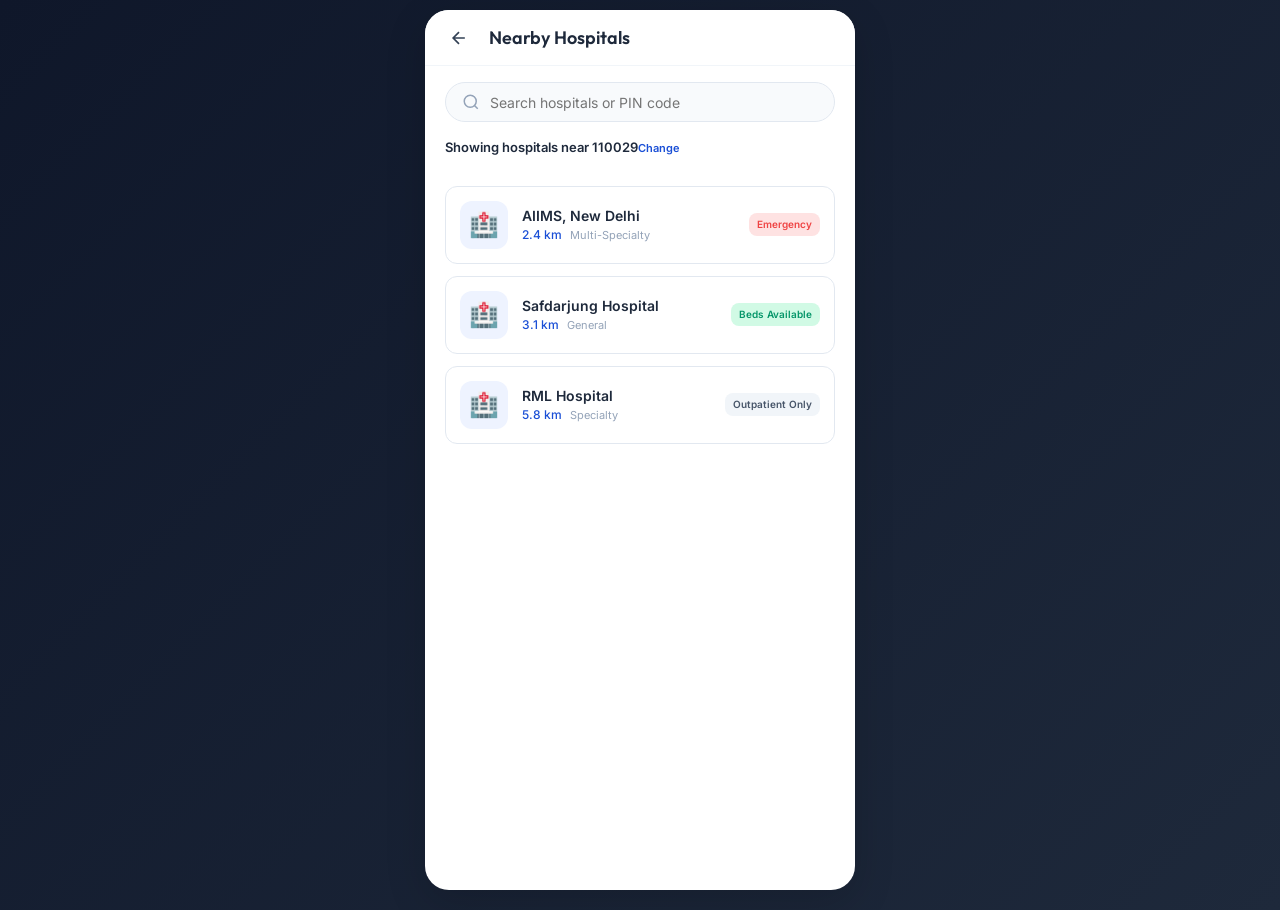
<file: hospitals.html>
<!DOCTYPE html>
<html lang="en">
<head>
  <meta charset="UTF-8">
  <meta name="viewport" content="width=device-width, initial-scale=1.0, maximum-scale=1.0, user-scalable=no">
  <title>SGHMS — Nearby Hospitals</title>
  <link rel="stylesheet" href="index.css">
</head>
<body>
<div id="app">
  <div class="top-bar">
    <a href="dashboard.html" class="back-btn">
      <svg width="20" height="20" fill="none" stroke="currentColor" stroke-width="2" viewBox="0 0 24 24"><path d="M19 12H5m7-7l-7 7 7 7"/></svg>
    </a>
    <span class="title">Nearby Hospitals</span>
  </div>
  
  <div class="screen-content">
    <div class="px-20 py-16">
      <div class="search-bar mb-16">
        <svg width="18" height="18" fill="none" stroke="currentColor" stroke-width="2" viewBox="0 0 24 24"><circle cx="11" cy="11" r="8"/><path d="M21 21l-4.35-4.35"/></svg>
        <input type="text" placeholder="Search hospitals or PIN code">
      </div>
      <div class="flex items-center justify-between mb-12">
        <div class="text-sm font-semibold" style="color:var(--gray-800)">Showing hospitals near 110029</div>
        <div class="text-xs font-semibold" style="color:var(--primary);cursor:pointer">Change</div>
      </div>
    </div>
    
    <div class="hospital-list">
      <a href="book-appointment.html" class="hospital-card stagger-item" style="text-decoration:none;color:inherit;">
        <div class="hospital-icon">🏥</div>
        <div class="hospital-info">
          <h4>AIIMS, New Delhi</h4>
          <div class="flex items-center gap-8 mt-4">
            <span class="distance">2.4 km</span>
            <span class="type">Multi-Specialty</span>
          </div>
        </div>
        <div class="hospital-badge emergency">Emergency</div>
      </a>
      
      <a href="book-appointment.html" class="hospital-card stagger-item" style="animation-delay: 0.1s;text-decoration:none;color:inherit;">
        <div class="hospital-icon">🏥</div>
        <div class="hospital-info">
          <h4>Safdarjung Hospital</h4>
          <div class="flex items-center gap-8 mt-4">
            <span class="distance">3.1 km</span>
            <span class="type">General</span>
          </div>
        </div>
        <div class="hospital-badge" style="background:#d1fae5;color:#059669">Beds Available</div>
      </a>
      
      <a href="book-appointment.html" class="hospital-card stagger-item" style="animation-delay: 0.2s;text-decoration:none;color:inherit;">
        <div class="hospital-icon">🏥</div>
        <div class="hospital-info">
          <h4>RML Hospital</h4>
          <div class="flex items-center gap-8 mt-4">
            <span class="distance">5.8 km</span>
            <span class="type">Specialty</span>
          </div>
        </div>
        <div class="hospital-badge" style="background:var(--gray-100);color:var(--gray-600)">Outpatient Only</div>
      </a>
    </div>
  </div>
</div>
<script src="main.js"></script>
</body>
</html>
</file>
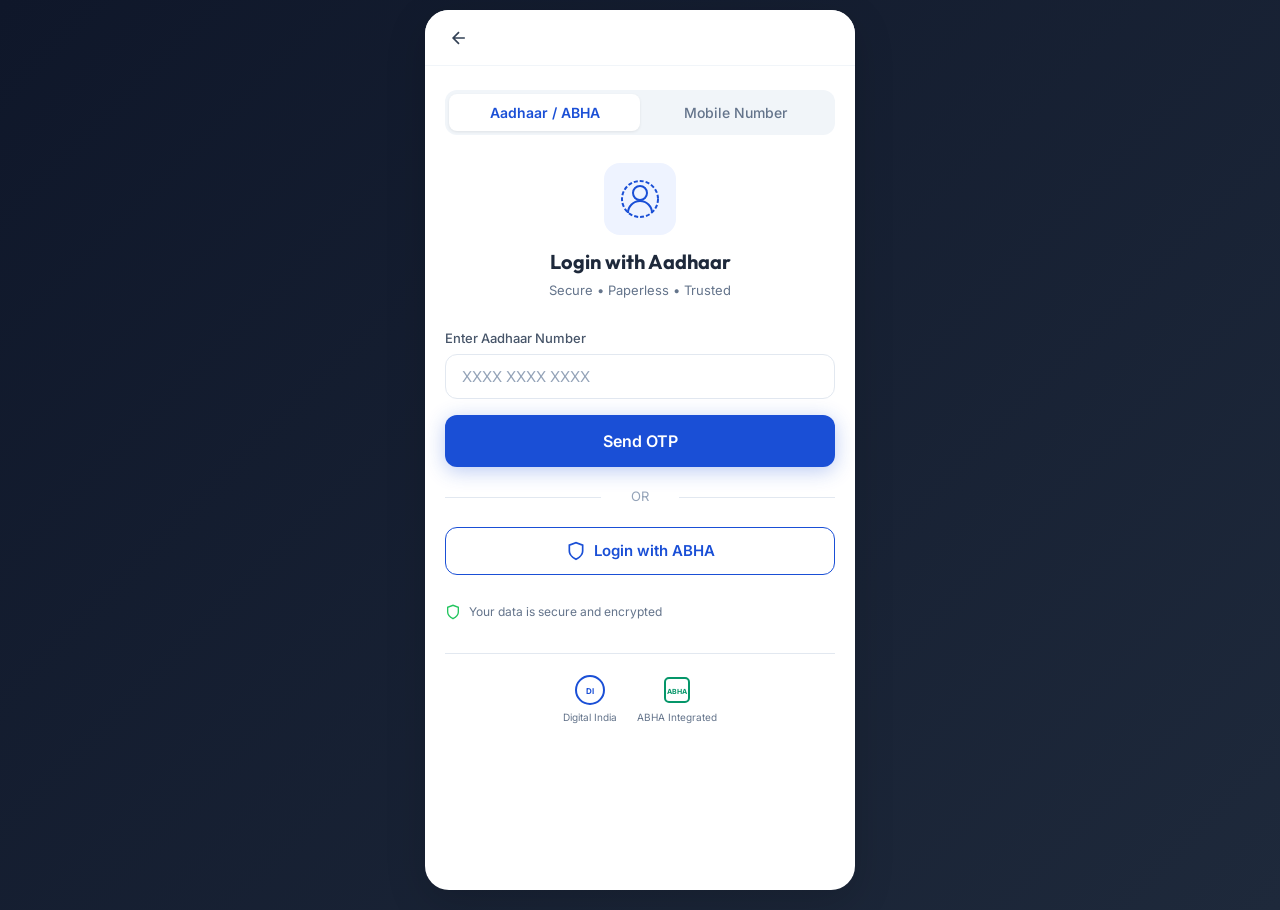
<file: login.html>
<!DOCTYPE html>
<html lang="en">
<head>
  <meta charset="UTF-8">
  <meta name="viewport" content="width=device-width, initial-scale=1.0, maximum-scale=1.0, user-scalable=no">
  <meta name="description" content="Login to SGHMS with Aadhaar or ABHA for secure healthcare access.">
  <title>SGHMS — Login</title>
  <link rel="stylesheet" href="index.css">
</head>
<body>
<div id="app">
  <div class="top-bar">
    <a href="index.html" class="back-btn">
      <svg width="20" height="20" fill="none" stroke="currentColor" stroke-width="2" viewBox="0 0 24 24"><path d="M19 12H5m7-7l-7 7 7 7"/></svg>
    </a>
  </div>
  <div class="screen-content" style="padding:24px 20px">
    <div class="login-tabs">
      <button class="login-tab active" onclick="this.classList.add('active');this.nextElementSibling.classList.remove('active')">Aadhaar / ABHA</button>
      <button class="login-tab" onclick="this.classList.add('active');this.previousElementSibling.classList.remove('active')">Mobile Number</button>
    </div>
    <div class="login-logo-section">
      <div class="login-aadhaar-icon">
        <svg viewBox="0 0 40 40" fill="none" stroke="currentColor" stroke-width="2">
          <circle cx="20" cy="14" r="7"/>
          <path d="M8 34c0-6.6 5.4-12 12-12s12 5.4 12 12"/>
          <circle cx="20" cy="20" r="18" stroke-dasharray="4 2"/>
        </svg>
      </div>
      <h2 class="login-title">Login with Aadhaar</h2>
      <p class="login-desc">Secure • Paperless • Trusted</p>
    </div>
    <div class="login-form">
      <div class="input-group">
        <label>Enter Aadhaar Number</label>
        <input type="text" class="input-field" placeholder="XXXX XXXX XXXX" maxlength="14" id="aadhaar-input">
      </div>
      <a href="dashboard.html" class="otp-btn" style="text-align:center;display:block">Send OTP</a>
      <div class="login-or">OR</div>
      <a href="dashboard.html" class="abha-btn">
        <svg width="20" height="20" fill="none" stroke="currentColor" stroke-width="2" viewBox="0 0 24 24"><path d="M12 22s8-4 8-10V5l-8-3-8 3v7c0 6 8 10 8 10z"/></svg>
        Login with ABHA
      </a>
      <div class="login-secure">
        <svg width="16" height="16" fill="none" stroke="currentColor" stroke-width="2" viewBox="0 0 24 24"><path d="M12 22s8-4 8-10V5l-8-3-8 3v7c0 6 8 10 8 10z"/></svg>
        Your data is secure and encrypted
      </div>
    </div>
    <div class="login-footer">
      <div class="login-footer-logo">
        <svg width="32" height="32" viewBox="0 0 32 32" fill="none">
          <circle cx="16" cy="16" r="14" stroke="#1a4fd6" stroke-width="2"/>
          <text x="16" y="20" text-anchor="middle" fill="#1a4fd6" font-size="8" font-weight="700">DI</text>
        </svg>
        Digital India
      </div>
      <div class="login-footer-logo">
        <svg width="32" height="32" viewBox="0 0 32 32" fill="none">
          <rect x="4" y="4" width="24" height="24" rx="4" stroke="#059669" stroke-width="2"/>
          <text x="16" y="20" text-anchor="middle" fill="#059669" font-size="7" font-weight="700">ABHA</text>
        </svg>
        ABHA Integrated
      </div>
    </div>
  </div>
</div>
<script>
document.getElementById('aadhaar-input').addEventListener('input', function(e) {
  let val = e.target.value.replace(/\D/g, '');
  if (val.length > 12) val = val.slice(0, 12);
  let formatted = '';
  for (let i = 0; i < val.length; i++) {
    if (i > 0 && i % 4 === 0) formatted += ' ';
    formatted += val[i];
  }
  e.target.value = formatted;
});
</script>
</body>
</html>
</file>
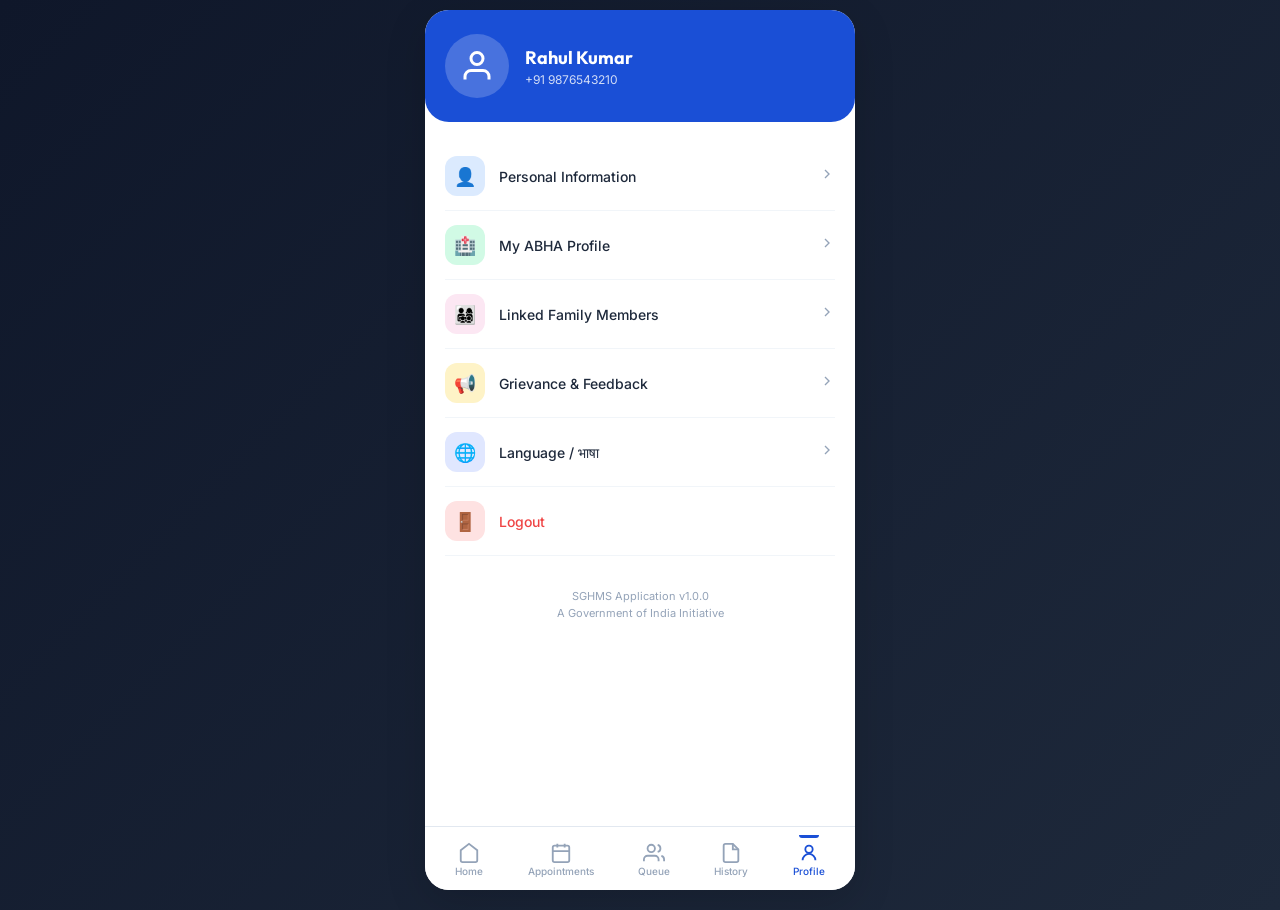
<file: profile.html>
<!DOCTYPE html>
<html lang="en">

<head>
  <meta charset="UTF-8">
  <meta name="viewport" content="width=device-width, initial-scale=1.0, maximum-scale=1.0, user-scalable=no">
  <title>SGHMS — Profile</title>
  <link rel="stylesheet" href="index.css">
</head>

<body>
  <div id="app">
    <div class="screen-content">
      <div class="profile-header-section">
        <div class="profile-avatar">
          <svg fill="none" stroke="currentColor" stroke-width="2" viewBox="0 0 24 24">
            <path d="M20 21v-2a4 4 0 00-4-4H8a4 4 0 00-4 4v2" />
            <circle cx="12" cy="7" r="4" />
          </svg>
        </div>
        <div class="profile-info">
          <h3>Rahul Kumar</h3>
          <p>+91 9876543210</p>
        </div>
      </div>
      <div class="profile-menu">
        <a href="family.html" class="profile-menu-item stagger-item">
          <div class="profile-menu-icon personal">👤</div>
          <div class="profile-menu-text">Personal Information</div>
          <div class="profile-menu-arrow"><svg width="16" height="16" fill="none" stroke="currentColor" stroke-width="2"
              viewBox="0 0 24 24">
              <path d="M9 18l6-6-6-6" />
            </svg></div>
        </a>
        <a href="family.html" class="profile-menu-item stagger-item" style="animation-delay: 0.1s">
          <div class="profile-menu-icon abha">🏥</div>
          <div class="profile-menu-text">My ABHA Profile</div>
          <div class="profile-menu-arrow"><svg width="16" height="16" fill="none" stroke="currentColor" stroke-width="2"
              viewBox="0 0 24 24">
              <path d="M9 18l6-6-6-6" />
            </svg></div>
        </a>
        <a href="family.html" class="profile-menu-item stagger-item" style="animation-delay: 0.2s">
          <div class="profile-menu-icon family">👨‍👩‍👧‍👦</div>
          <div class="profile-menu-text">Linked Family Members</div>
          <div class="profile-menu-arrow"><svg width="16" height="16" fill="none" stroke="currentColor" stroke-width="2"
              viewBox="0 0 24 24">
              <path d="M9 18l6-6-6-6" />
            </svg></div>
        </a>
        <a href="complaint.html" class="profile-menu-item stagger-item" style="animation-delay: 0.3s">
          <div class="profile-menu-icon notif">📢</div>
          <div class="profile-menu-text">Grievance & Feedback</div>
          <div class="profile-menu-arrow"><svg width="16" height="16" fill="none" stroke="currentColor" stroke-width="2"
              viewBox="0 0 24 24">
              <path d="M9 18l6-6-6-6" />
            </svg></div>
        </a>
        <div class="profile-menu-item stagger-item" style="animation-delay: 0.4s"
          onclick="alert('Language selection would open here.')">
          <div class="profile-menu-icon lang">🌐</div>
          <div class="profile-menu-text">Language / भाषा</div>
          <div class="profile-menu-arrow"><svg width="16" height="16" fill="none" stroke="currentColor" stroke-width="2"
              viewBox="0 0 24 24">
              <path d="M9 18l6-6-6-6" />
            </svg></div>
        </div>
        <a href="index.html" class="profile-menu-item stagger-item" style="animation-delay: 0.5s">
          <div class="profile-menu-icon logout">🚪</div>
          <div class="profile-menu-text" style="color:var(--accent-red)">Logout</div>
        </a>
      </div>

      <div class="app-footer pb-12" style="border-top:none;margin-top:auto">
        <p>SGHMS Application v1.0.0</p>
        <p>A Government of India Initiative</p>
      </div>
    </div>

    <!-- Bottom Nav -->
    <nav class="bottom-nav">
      <a href="dashboard.html" class="nav-item">
        <svg width="22" height="22" fill="none" stroke="currentColor" stroke-width="2" viewBox="0 0 24 24">
          <path d="M3 9l9-7 9 7v11a2 2 0 01-2 2H5a2 2 0 01-2-2z" />
        </svg>
        <span>Home</span>
      </a>
      <a href="appointments.html" class="nav-item">
        <svg width="22" height="22" fill="none" stroke="currentColor" stroke-width="2" viewBox="0 0 24 24">
          <rect x="3" y="4" width="18" height="18" rx="2" />
          <path d="M16 2v4M8 2v4M3 10h18" />
        </svg>
        <span>Appointments</span>
      </a>
      <a href="queue.html" class="nav-item">
        <svg width="22" height="22" fill="none" stroke="currentColor" stroke-width="2" viewBox="0 0 24 24">
          <path d="M17 21v-2a4 4 0 00-4-4H5a4 4 0 00-4 4v2" />
          <circle cx="9" cy="7" r="4" />
          <path d="M23 21v-2a4 4 0 00-3-3.87M16 3.13a4 4 0 010 7.75" />
        </svg>
        <span>Queue</span>
      </a>
      <a href="history.html" class="nav-item">
        <svg width="22" height="22" fill="none" stroke="currentColor" stroke-width="2" viewBox="0 0 24 24">
          <path d="M14 2H6a2 2 0 00-2 2v16a2 2 0 002 2h12a2 2 0 002-2V8z" />
          <polyline points="14,2 14,8 20,8" />
        </svg>
        <span>History</span>
      </a>
      <a href="profile.html" class="nav-item active">
        <svg width="22" height="22" fill="none" stroke="currentColor" stroke-width="2" viewBox="0 0 24 24">
          <circle cx="12" cy="8" r="4" />
          <path d="M5 20c0-3.9 3.1-7 7-7s7 3.1 7 7" />
        </svg>
        <span>Profile</span>
      </a>
    </nav>
  </div>
  <script src="main.js"></script>
</body>

</html>
</file>
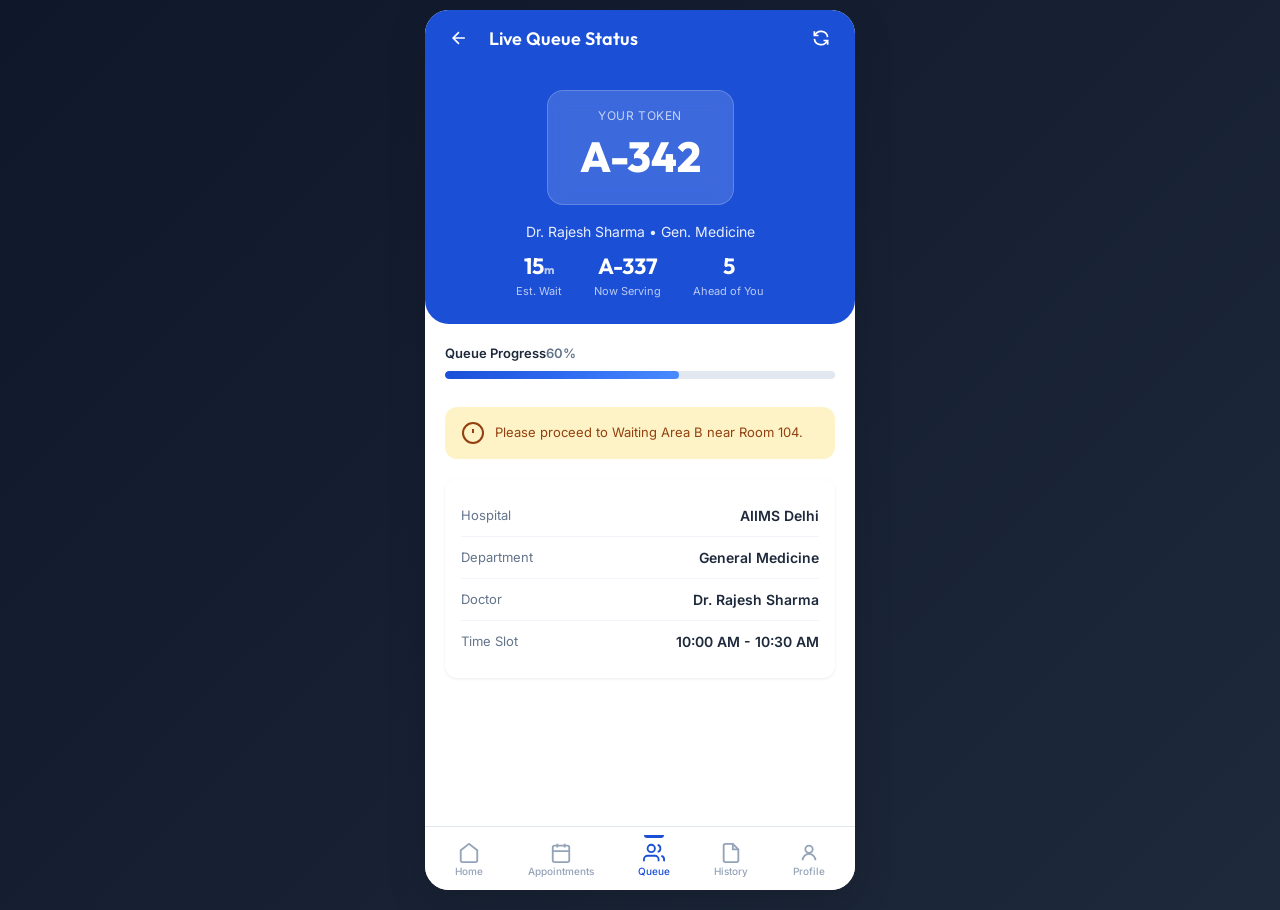
<file: queue.html>
<!DOCTYPE html>
<html lang="en">

<head>
  <meta charset="UTF-8">
  <meta name="viewport" content="width=device-width, initial-scale=1.0, maximum-scale=1.0, user-scalable=no">
  <title>SGHMS — Live Queue</title>
  <link rel="stylesheet" href="index.css">
</head>

<body>
  <div id="app">
    <div class="top-bar top-bar-blue">
      <a href="dashboard.html" class="back-btn">
        <svg width="20" height="20" fill="none" stroke="currentColor" stroke-width="2" viewBox="0 0 24 24">
          <path d="M19 12H5m7-7l-7 7 7 7" />
        </svg>
      </a>
      <span class="title">Live Queue Status</span>
      <button class="back-btn" onclick="location.reload()">
        <svg width="20" height="20" fill="none" stroke="currentColor" stroke-width="2" viewBox="0 0 24 24">
          <path
            d="M4 4v5h.582m15.356 2A8.001 8.001 0 004.582 9m0 0H9m11 11v-5h-.581m0 0a8.003 8.003 0 01-15.357-2m15.357 2H15" />
        </svg>
      </button>
    </div>
    <div class="screen-content">
      <div class="queue-hero">
        <div class="queue-hero-token">
          <span class="queue-hero-label">Your Token</span>
          <span class="queue-hero-number">A-342</span>
        </div>
        <p style="font-size:14px;opacity:0.9">Dr. Rajesh Sharma • Gen. Medicine</p>
        <div class="queue-hero-stats">
          <div class="queue-hero-stat">
            <div class="value">15<span style="font-size:12px;opacity:0.7">m</span></div>
            <div class="label">Est. Wait</div>
          </div>
          <div class="queue-hero-stat">
            <div class="value">A-337</div>
            <div class="label">Now Serving</div>
          </div>
          <div class="queue-hero-stat">
            <div class="value">5</div>
            <div class="label">Ahead of You</div>
          </div>
        </div>
      </div>
      <div class="queue-progress">
        <div class="flex items-center justify-between mb-8 text-sm font-semibold">
          <span>Queue Progress</span>
          <span class="text-gray">60%</span>
        </div>
        <div class="queue-progress-bar">
          <div class="queue-progress-fill" style="width: 60%"></div>
        </div>
      </div>
      <div class="queue-notice">
        <svg width="24" height="24" fill="none" stroke="currentColor" stroke-width="2" viewBox="0 0 24 24">
          <circle cx="12" cy="12" r="10" />
          <line x1="12" y1="8" x2="12" y2="12" />
          <line x1="12" y1="16" x2="12.01" y2="16" />
        </svg>
        Please proceed to Waiting Area B near Room 104.
      </div>
      <div class="queue-details">
        <div class="queue-detail-card">
          <div class="queue-detail-row">
            <span class="queue-detail-label">Hospital</span>
            <span class="queue-detail-value">AIIMS Delhi</span>
          </div>
          <div class="queue-detail-row">
            <span class="queue-detail-label">Department</span>
            <span class="queue-detail-value">General Medicine</span>
          </div>
          <div class="queue-detail-row">
            <span class="queue-detail-label">Doctor</span>
            <span class="queue-detail-value">Dr. Rajesh Sharma</span>
          </div>
          <div class="queue-detail-row">
            <span class="queue-detail-label">Time Slot</span>
            <span class="queue-detail-value">10:00 AM - 10:30 AM</span>
          </div>
        </div>
      </div>
    </div>

    <!-- Bottom Nav -->
    <nav class="bottom-nav">
      <a href="dashboard.html" class="nav-item">
        <svg width="22" height="22" fill="none" stroke="currentColor" stroke-width="2" viewBox="0 0 24 24">
          <path d="M3 9l9-7 9 7v11a2 2 0 01-2 2H5a2 2 0 01-2-2z" />
        </svg>
        <span>Home</span>
      </a>
      <a href="appointments.html" class="nav-item">
        <svg width="22" height="22" fill="none" stroke="currentColor" stroke-width="2" viewBox="0 0 24 24">
          <rect x="3" y="4" width="18" height="18" rx="2" />
          <path d="M16 2v4M8 2v4M3 10h18" />
        </svg>
        <span>Appointments</span>
      </a>
      <a href="queue.html" class="nav-item active">
        <svg width="22" height="22" fill="none" stroke="currentColor" stroke-width="2" viewBox="0 0 24 24">
          <path d="M17 21v-2a4 4 0 00-4-4H5a4 4 0 00-4 4v2" />
          <circle cx="9" cy="7" r="4" />
          <path d="M23 21v-2a4 4 0 00-3-3.87M16 3.13a4 4 0 010 7.75" />
        </svg>
        <span>Queue</span>
      </a>
      <a href="history.html" class="nav-item">
        <svg width="22" height="22" fill="none" stroke="currentColor" stroke-width="2" viewBox="0 0 24 24">
          <path d="M14 2H6a2 2 0 00-2 2v16a2 2 0 002 2h12a2 2 0 002-2V8z" />
          <polyline points="14,2 14,8 20,8" />
        </svg>
        <span>History</span>
      </a>
      <a href="profile.html" class="nav-item">
        <svg width="22" height="22" fill="none" stroke="currentColor" stroke-width="2" viewBox="0 0 24 24">
          <circle cx="12" cy="8" r="4" />
          <path d="M5 20c0-3.9 3.1-7 7-7s7 3.1 7 7" />
        </svg>
        <span>Profile</span>
      </a>
    </nav>
  </div>
  <script src="main.js"></script>
</body>

</html>
</file>
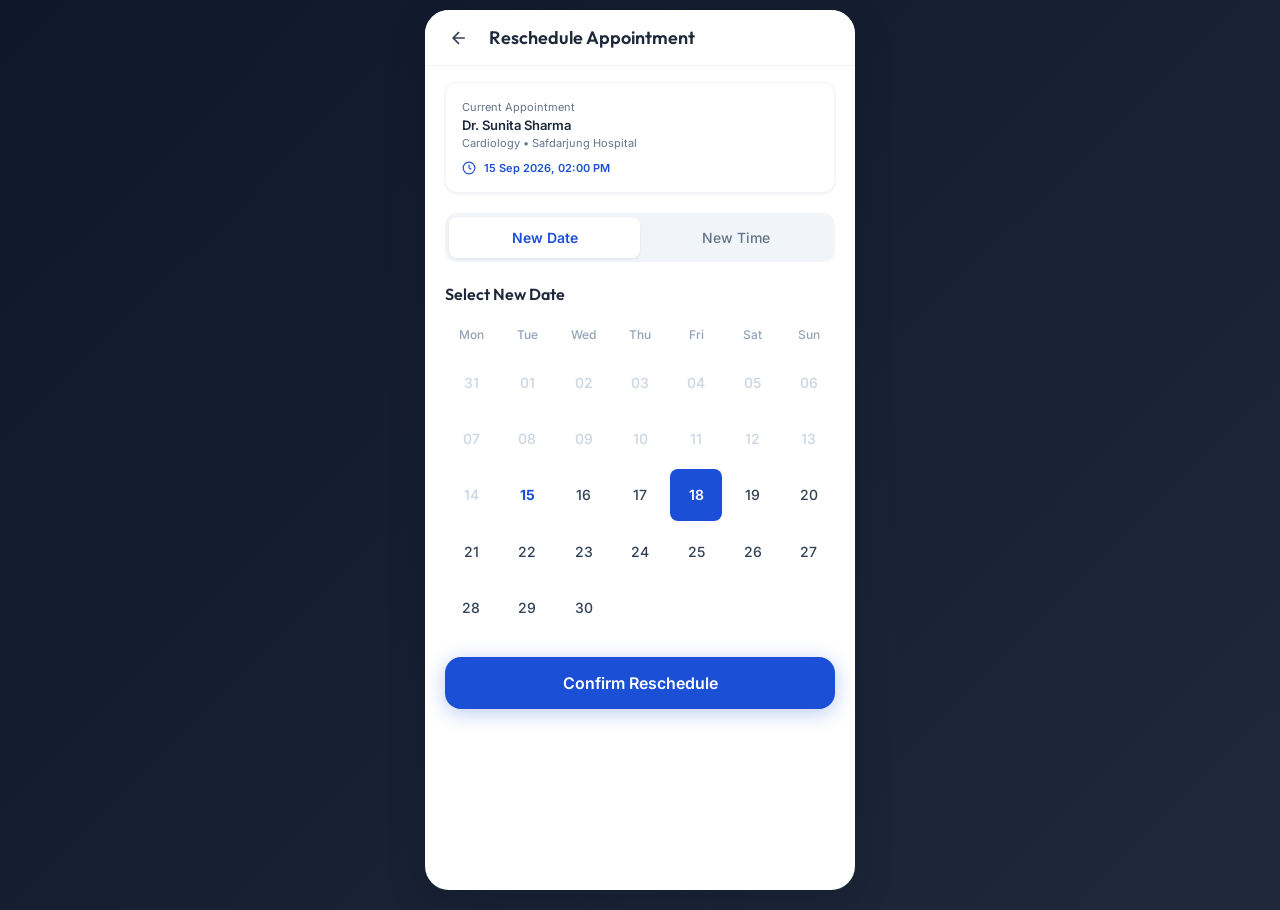
<file: reschedule.html>
<!DOCTYPE html>
<html lang="en">

<head>
  <meta charset="UTF-8">
  <meta name="viewport" content="width=device-width, initial-scale=1.0, maximum-scale=1.0, user-scalable=no">
  <title>SGHMS — Reschedule Appointment</title>
  <link rel="stylesheet" href="index.css">
</head>

<body>
  <div id="app">
    <div class="top-bar">
      <a href="appointments.html" class="back-btn">
        <svg width="20" height="20" fill="none" stroke="currentColor" stroke-width="2" viewBox="0 0 24 24">
          <path d="M19 12H5m7-7l-7 7 7 7" />
        </svg>
      </a>
      <span class="title">Reschedule Appointment</span>
    </div>
    <div class="screen-content">
      <div class="px-20 py-16">
        <div class="card mb-20 stagger-item">
          <div class="text-xs text-gray mb-4">Current Appointment</div>
          <h4 class="text-sm font-semibold mb-4">Dr. Sunita Sharma</h4>
          <p class="text-xs text-gray mb-8">Cardiology • Safdarjung Hospital</p>
          <div class="flex items-center gap-8 text-xs font-semibold" style="color:var(--primary)">
            <svg width="14" height="14" fill="none" stroke="currentColor" stroke-width="2" viewBox="0 0 24 24">
              <circle cx="12" cy="12" r="10" />
              <path d="M12 6v6l4 2" />
            </svg>
            15 Sep 2026, 02:00 PM
          </div>
        </div>
        <div class="tabs mb-20 stagger-item" style="animation-delay: 0.1s">
          <div class="tab active" data-target="resched-date" onclick="switchTab(this, 'reschedule-date')">New Date</div>
          <div class="tab" data-target="resched-time" onclick="switchTab(this, 'reschedule-time')">New Time</div>
        </div>

        <div id="resched-date">
          <h3 class="section-title mb-12">Select New Date</h3>
          <div class="calendar-grid">
            <div class="calendar-day-name">Mon</div>
            <div class="calendar-day-name">Tue</div>
            <div class="calendar-day-name">Wed</div>
            <div class="calendar-day-name">Thu</div>
            <div class="calendar-day-name">Fri</div>
            <div class="calendar-day-name">Sat</div>
            <div class="calendar-day-name">Sun</div>
            <div class="calendar-day disabled">31</div>
            <div class="calendar-day disabled">01</div>
            <div class="calendar-day disabled">02</div>
            <div class="calendar-day disabled">03</div>
            <div class="calendar-day disabled">04</div>
            <div class="calendar-day disabled">05</div>
            <div class="calendar-day disabled">06</div>
            <div class="calendar-day disabled">07</div>
            <div class="calendar-day disabled">08</div>
            <div class="calendar-day disabled">09</div>
            <div class="calendar-day disabled">10</div>
            <div class="calendar-day disabled">11</div>
            <div class="calendar-day disabled">12</div>
            <div class="calendar-day disabled">13</div>
            <div class="calendar-day disabled">14</div>
            <div class="calendar-day today" onclick="selectDate(this)">15</div>
            <div class="calendar-day" onclick="selectDate(this)">16</div>
            <div class="calendar-day" onclick="selectDate(this)">17</div>
            <div class="calendar-day selected" onclick="selectDate(this)">18</div>
            <div class="calendar-day" onclick="selectDate(this)">19</div>
            <div class="calendar-day" onclick="selectDate(this)">20</div>
            <div class="calendar-day" onclick="selectDate(this)">21</div>
            <div class="calendar-day" onclick="selectDate(this)">22</div>
            <div class="calendar-day" onclick="selectDate(this)">23</div>
            <div class="calendar-day" onclick="selectDate(this)">24</div>
            <div class="calendar-day" onclick="selectDate(this)">25</div>
            <div class="calendar-day" onclick="selectDate(this)">26</div>
            <div class="calendar-day" onclick="selectDate(this)">27</div>
            <div class="calendar-day" onclick="selectDate(this)">28</div>
            <div class="calendar-day" onclick="selectDate(this)">29</div>
            <div class="calendar-day" onclick="selectDate(this)">30</div>
          </div>
        </div>

        <div id="resched-time" class="hidden" style="display:none">
          <div class="time-period">
            <h4>Afternoon</h4>
            <div class="time-slots-grid">
              <div class="time-slot" onclick="selectTime(this)">12:00 PM</div>
              <div class="time-slot" onclick="selectTime(this)">12:30 PM</div>
              <div class="time-slot selected" onclick="selectTime(this)">01:00 PM</div>
              <div class="time-slot" onclick="selectTime(this)">02:00 PM</div>
              <div class="time-slot" onclick="selectTime(this)">02:30 PM</div>
              <div class="time-slot unavailable">03:00 PM</div>
            </div>
          </div>
        </div>
        <div class="mt-20 stagger-item" style="animation-delay: 0.2s">
          <a href="appointments.html" class="btn btn-primary btn-full btn-lg">Confirm Reschedule</a>
        </div>
      </div>
    </div>
  </div>
  <script src="main.js"></script>
</body>

</html>
</file>
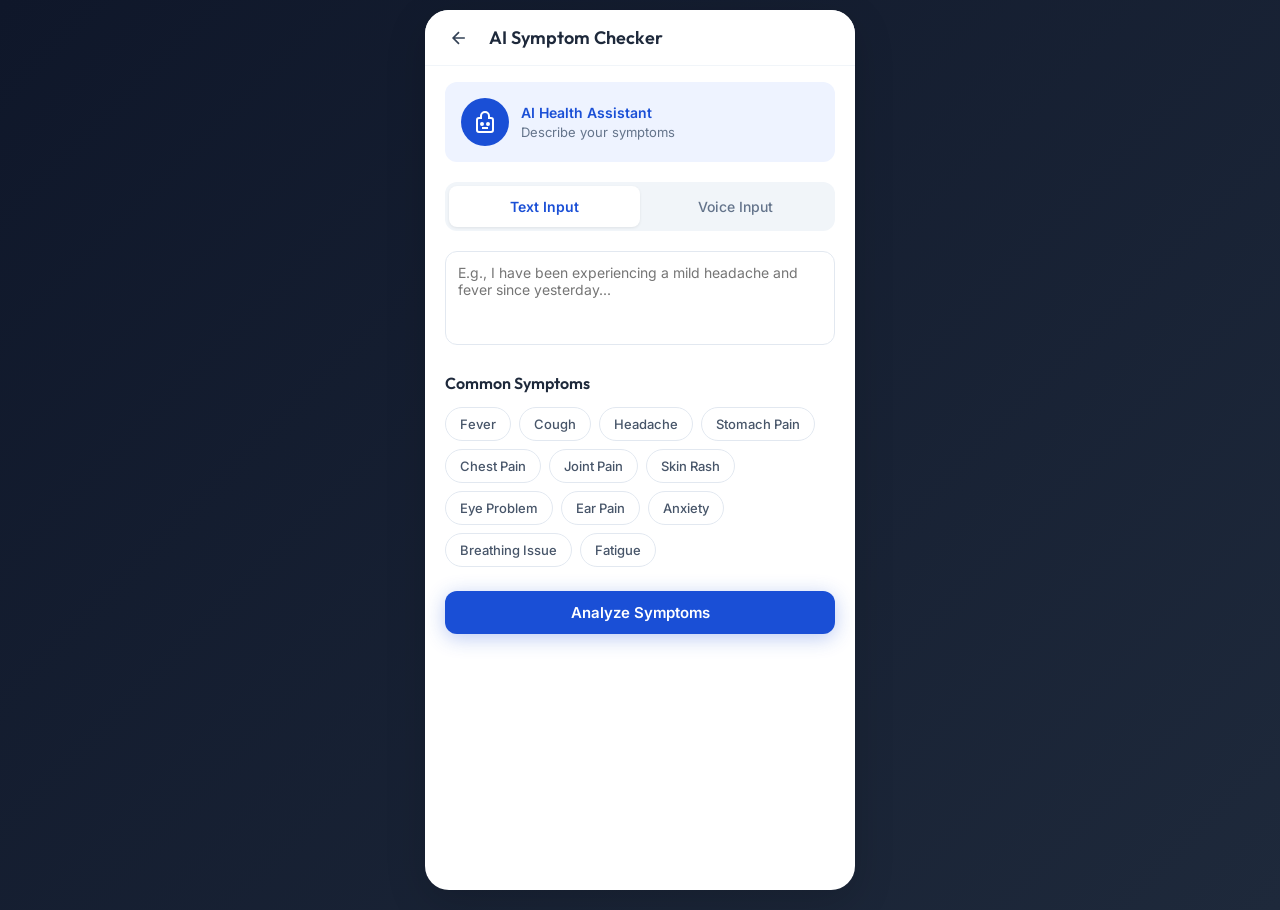
<file: symptom-checker.html>
<!DOCTYPE html>
<html lang="en">

<head>
  <meta charset="UTF-8">
  <meta name="viewport" content="width=device-width, initial-scale=1.0, maximum-scale=1.0, user-scalable=no">
  <title>SGHMS — AI Symptom Checker</title>
  <link rel="stylesheet" href="index.css">
</head>

<body>
  <div id="app">
    <div class="top-bar">
      <a href="dashboard.html" class="back-btn">
        <svg width="20" height="20" fill="none" stroke="currentColor" stroke-width="2" viewBox="0 0 24 24">
          <path d="M19 12H5m7-7l-7 7 7 7" />
        </svg>
      </a>
      <span class="title">AI Symptom Checker</span>
    </div>
    <div class="screen-content">
      <div class="px-20 py-16">
        <div class="symptom-bot mb-20">
          <div class="symptom-bot-icon">
            <svg width="24" height="24" fill="none" stroke="currentColor" stroke-width="2" viewBox="0 0 24 24">
              <path d="M12 2a4 4 0 014 4v2h2a2 2 0 012 2v10a2 2 0 01-2 2H6a2 2 0 01-2-2V10a2 2 0 012-2h2V6a4 4 0 014-4z" />
              <circle cx="9" cy="14" r="1" fill="white" />
              <circle cx="15" cy="14" r="1" fill="white" />
              <path d="M9 18h6" />
            </svg>
          </div>
          <div class="symptom-bot-text">
            <h4 style="color:var(--primary)">AI Health Assistant</h4>
            <p style="font-size: 13px;">Describe your symptoms</p>
          </div>
        </div>

        <div class="tabs mb-20">
          <div class="tab active" data-target="input-text" onclick="switchTab(this, 'input-text')">Text Input</div>
          <div class="tab" data-target="input-voice" onclick="switchTab(this, 'input-voice')">Voice Input</div>
        </div>

        <div id="input-text" class="mb-20 stagger-item">
          <textarea id="symptom-text" class="symptom-textarea" rows="4" style="width:100%; border:1px solid #e2e8f0; border-radius:12px; padding:12px; resize:none;"
            placeholder="E.g., I have been experiencing a mild headache and fever since yesterday..."></textarea>
        </div>

        <div id="input-voice" class="mb-20 stagger-item hidden" style="display: none; flex-direction: column; align-items: center; gap: 16px;">
          <div class="voice-mic-wrapper" id="mic-btn" onclick="toggleRecording()" style="width: 80px; height: 80px; border-radius: 50%; background: var(--primary); display: flex; align-items: center; justify-content: center; box-shadow: 0 0 0 10px rgba(26, 79, 214, 0.1), 0 0 0 20px rgba(26, 79, 214, 0.05); cursor: pointer; transition: all 0.3s ease;">
            <svg width="32" height="32" fill="none" stroke="white" stroke-width="2" viewBox="0 0 24 24">
              <path d="M12 2a3 3 0 00-3 3v7a3 3 0 006 0V5a3 3 0 00-3-3z"/>
              <path d="M19 10v2a7 7 0 01-14 0v-2"/>
              <line x1="12" y1="19" x2="12" y2="22"/>
            </svg>
          </div>
          <div class="text-center" style="text-align: center;">
            <p id="mic-status" class="text-sm font-medium" style="color:var(--gray-600)">Tap mic and speak<br>to describe symptoms</p>
          </div>
          <select id="voice-lang" style="padding: 8px 16px; border: 1px solid var(--gray-200); border-radius: 20px; font-size: 13px; background: white; outline:none;">
            <option value="en-US">English</option>
            <option value="hi-IN">Hindi</option>
          </select>
        </div>
        <h4 class="section-title mb-12">Common Symptoms</h4>
        <div class="symptom-chips stagger-item" id="symptom-chips">
          <button class="symptom-chip" data-symptom="fever" onclick="toggleSymptom(this)">Fever</button>
          <button class="symptom-chip" data-symptom="cough" onclick="toggleSymptom(this)">Cough</button>
          <button class="symptom-chip" data-symptom="headache" onclick="toggleSymptom(this)">Headache</button>
          <button class="symptom-chip" data-symptom="stomach" onclick="toggleSymptom(this)">Stomach Pain</button>
          <button class="symptom-chip" data-symptom="chest" onclick="toggleSymptom(this)">Chest Pain</button>
          <button class="symptom-chip" data-symptom="joint" onclick="toggleSymptom(this)">Joint Pain</button>
          <button class="symptom-chip" data-symptom="skin" onclick="toggleSymptom(this)">Skin Rash</button>
          <button class="symptom-chip" data-symptom="eye" onclick="toggleSymptom(this)">Eye Problem</button>
          <button class="symptom-chip" data-symptom="ear" onclick="toggleSymptom(this)">Ear Pain</button>
          <button class="symptom-chip" data-symptom="anxiety" onclick="toggleSymptom(this)">Anxiety</button>
          <button class="symptom-chip" data-symptom="breathing" onclick="toggleSymptom(this)">Breathing Issue</button>
          <button class="symptom-chip" data-symptom="fatigue" onclick="toggleSymptom(this)">Fatigue</button>
        </div>

        <div id="symptom-suggestion" class="symptom-suggestion" style="display:none;margin-top:24px; background: #eefcf3; border: 1px solid #86efac; border-radius: 12px; padding: 16px;">
          <h4 style="color: #166534; font-size: 14px; margin-bottom: 12px; display: flex; align-items: center; gap: 6px;">✨ Recommended Departments</h4>
          <div id="suggested-depts" style="display: flex; flex-direction: column; gap: 12px;"></div>
        </div>
        
        <div class="mt-20 stagger-item" style="margin-top: 24px;">
          <button class="btn btn-primary btn-full" id="analyze-btn" onclick="analyzeSymptoms()">Analyze Symptoms</button>
        </div>
      </div>
    </div>
  </div>
  <script src="main.js"></script>
</body>

</html>
</file>
<file: index.css>
/* ============================================
   SGHMS — Smart Government Healthcare Management System
   Design System & Global Styles (Multi-Page)
   ============================================ */

@import url('https://fonts.googleapis.com/css2?family=Inter:wght@300;400;500;600;700;800&family=Outfit:wght@400;500;600;700;800&display=swap');

/* ---- CSS Custom Properties ---- */
:root {
  --primary: #1a4fd6;
  --primary-dark: #0f3bab;
  --primary-light: #3a6ff0;
  --primary-bg: #eef3ff;
  --primary-gradient: linear-gradient(135deg, #1a4fd6 0%, #2d6af0 50%, #4a8cff 100%);
  --primary-gradient-v: linear-gradient(180deg, #1a4fd6 0%, #2d6af0 100%);

  --accent-green: #22c55e;
  --accent-green-light: #dcfce7;
  --accent-orange: #f59e0b;
  --accent-orange-light: #fef3c7;
  --accent-red: #ef4444;
  --accent-red-light: #fee2e2;

  --white: #ffffff;
  --gray-50: #f8fafc;
  --gray-100: #f1f5f9;
  --gray-200: #e2e8f0;
  --gray-300: #cbd5e1;
  --gray-400: #94a3b8;
  --gray-500: #64748b;
  --gray-600: #475569;
  --gray-700: #334155;
  --gray-800: #1e293b;
  --gray-900: #0f172a;

  --font-body: 'Inter', -apple-system, BlinkMacSystemFont, sans-serif;
  --font-heading: 'Outfit', 'Inter', sans-serif;

  --radius-sm: 8px;
  --radius-md: 12px;
  --radius-lg: 16px;
  --radius-xl: 20px;
  --radius-full: 9999px;

  --shadow-sm: 0 1px 3px rgba(0,0,0,0.08);
  --shadow-md: 0 4px 12px rgba(0,0,0,0.1);
  --shadow-lg: 0 8px 30px rgba(0,0,0,0.12);
  --shadow-xl: 0 12px 40px rgba(0,0,0,0.15);
  --shadow-blue: 0 4px 20px rgba(26,79,214,0.3);

  --transition-fast: 0.15s ease;
  --transition-normal: 0.25s ease;
  --transition-slow: 0.4s cubic-bezier(0.4,0,0.2,1);

  --bottom-nav-height: 64px;
  --top-bar-height: 56px;
}

/* ---- Reset & Base ---- */
*, *::before, *::after {
  box-sizing: border-box;
  margin: 0;
  padding: 0;
}

html {
  font-size: 16px;
  -webkit-text-size-adjust: 100%;
  scroll-behavior: smooth;
}

body {
  font-family: var(--font-body);
  color: var(--gray-800);
  background: var(--gray-100);
  line-height: 1.5;
  -webkit-font-smoothing: antialiased;
  -moz-osx-font-smoothing: grayscale;
  overflow: hidden;
  height: 100vh;
  width: 100%;
}

img { max-width: 100%; display: block; }

button {
  font-family: var(--font-body);
  cursor: pointer;
  border: none;
  outline: none;
  background: none;
}

input, select, textarea {
  font-family: var(--font-body);
  outline: none;
  border: none;
}

a { text-decoration: none; color: inherit; }
ul, ol { list-style: none; }

/* ---- App Container ---- */
#app {
  max-width: 430px;
  margin: 0 auto;
  height: 100vh;
  background: var(--white);
  position: relative;
  overflow: hidden;
  box-shadow: var(--shadow-xl);
  display: flex;
  flex-direction: column;
}

/* ---- Animations ---- */
@keyframes fadeIn {
  from { opacity: 0; transform: translateY(10px); }
  to { opacity: 1; transform: translateY(0); }
}

@keyframes fadeInUp {
  from { opacity: 0; transform: translateY(20px); }
  to { opacity: 1; transform: translateY(0); }
}

@keyframes scaleIn {
  from { opacity: 0; transform: scale(0.9); }
  to { opacity: 1; transform: scale(1); }
}

@keyframes pulse {
  0%, 100% { transform: scale(1); }
  50% { transform: scale(1.05); }
}

@keyframes sosPulse {
  0% { box-shadow: 0 0 0 0 rgba(239,68,68,0.6); }
  70% { box-shadow: 0 0 0 30px rgba(239,68,68,0); }
  100% { box-shadow: 0 0 0 0 rgba(239,68,68,0); }
}

@keyframes float {
  0%, 100% { transform: translateY(0); }
  50% { transform: translateY(-8px); }
}

@keyframes shimmer {
  0% { background-position: -200% 0; }
  100% { background-position: 200% 0; }
}

/* ---- Top Bar ---- */
.top-bar {
  height: var(--top-bar-height);
  min-height: var(--top-bar-height);
  display: flex;
  align-items: center;
  padding: 0 16px;
  background: var(--white);
  border-bottom: 1px solid var(--gray-100);
  position: relative;
  z-index: 10;
  gap: 12px;
  flex-shrink: 0;
}

.top-bar-blue {
  background: var(--primary);
  border-bottom: none;
  color: var(--white);
}

.top-bar .back-btn {
  width: 36px;
  height: 36px;
  display: flex;
  align-items: center;
  justify-content: center;
  border-radius: var(--radius-full);
  transition: var(--transition-fast);
  color: var(--gray-700);
  flex-shrink: 0;
}

.top-bar-blue .back-btn { color: var(--white); }

.top-bar .back-btn:hover { background: var(--gray-100); }
.top-bar-blue .back-btn:hover { background: rgba(255,255,255,0.15); }

.top-bar .title {
  font-family: var(--font-heading);
  font-size: 18px;
  font-weight: 600;
  flex: 1;
}

/* ---- Bottom Navigation ---- */
.bottom-nav {
  height: var(--bottom-nav-height);
  min-height: var(--bottom-nav-height);
  display: flex;
  align-items: center;
  justify-content: space-around;
  background: var(--white);
  border-top: 1px solid var(--gray-200);
  padding: 0 8px;
  padding-bottom: env(safe-area-inset-bottom, 0);
  z-index: 10;
  flex-shrink: 0;
}

.bottom-nav a, .bottom-nav .nav-item {
  display: flex;
  flex-direction: column;
  align-items: center;
  gap: 2px;
  padding: 6px 12px;
  border-radius: var(--radius-md);
  transition: var(--transition-fast);
  color: var(--gray-400);
  font-size: 10px;
  font-weight: 500;
  position: relative;
  text-decoration: none;
}

.bottom-nav a.active, .bottom-nav .nav-item.active {
  color: var(--primary);
}

.bottom-nav a.active::before, .bottom-nav .nav-item.active::before {
  content: '';
  position: absolute;
  top: -1px;
  left: 50%;
  transform: translateX(-50%);
  width: 20px;
  height: 3px;
  background: var(--primary);
  border-radius: 0 0 3px 3px;
}

.bottom-nav svg { width: 22px; height: 22px; }
.bottom-nav span { line-height: 1; }

/* ---- Screen Content Area ---- */
.screen-content {
  flex: 1;
  overflow-y: auto;
  overflow-x: hidden;
  -webkit-overflow-scrolling: touch;
}

.screen-content::-webkit-scrollbar { display: none; }

/* ---- Buttons ---- */
.btn {
  display: inline-flex;
  align-items: center;
  justify-content: center;
  gap: 8px;
  padding: 12px 24px;
  border-radius: var(--radius-md);
  font-weight: 600;
  font-size: 15px;
  transition: all var(--transition-normal);
  position: relative;
  overflow: hidden;
}

.btn::after {
  content: '';
  position: absolute;
  inset: 0;
  background: rgba(255,255,255,0.2);
  opacity: 0;
  transition: var(--transition-fast);
}

.btn:active::after { opacity: 1; }

.btn-primary {
  background: var(--primary);
  color: var(--white);
  box-shadow: var(--shadow-blue);
}

.btn-primary:hover {
  background: var(--primary-dark);
  transform: translateY(-1px);
  box-shadow: 0 6px 24px rgba(26,79,214,0.4);
}

.btn-secondary {
  background: var(--primary-bg);
  color: var(--primary);
}

.btn-outline {
  border: 1.5px solid var(--primary);
  color: var(--primary);
  background: var(--white);
}

.btn-outline:hover { background: var(--primary-bg); }

.btn-success { background: var(--accent-green); color: var(--white); }
.btn-danger { background: var(--accent-red); color: var(--white); }
.btn-full { width: 100%; }
.btn-lg { padding: 14px 28px; font-size: 16px; border-radius: var(--radius-lg); }
.btn-sm { padding: 8px 16px; font-size: 13px; border-radius: var(--radius-sm); }

/* ---- Cards ---- */
.card {
  background: var(--white);
  border-radius: var(--radius-md);
  box-shadow: var(--shadow-sm);
  border: 1px solid var(--gray-100);
  padding: 16px;
  transition: var(--transition-normal);
}

.card:hover { box-shadow: var(--shadow-md); }

/* ---- Badges ---- */
.badge {
  display: inline-flex;
  align-items: center;
  padding: 4px 10px;
  border-radius: var(--radius-full);
  font-size: 11px;
  font-weight: 600;
  letter-spacing: 0.02em;
}

.badge-upcoming { background: #dbeafe; color: #1d4ed8; }
.badge-completed { background: var(--accent-green-light); color: #16a34a; }
.badge-cancelled { background: var(--accent-red-light); color: var(--accent-red); }
.badge-active { background: var(--accent-green); color: var(--white); }
.badge-emergency { background: var(--accent-red); color: var(--white); }

/* ---- Input Fields ---- */
.input-group {
  display: flex;
  flex-direction: column;
  gap: 6px;
}

.input-group label {
  font-size: 13px;
  font-weight: 500;
  color: var(--gray-600);
}

.input-field {
  width: 100%;
  padding: 12px 16px;
  border: 1.5px solid var(--gray-200);
  border-radius: var(--radius-md);
  font-size: 15px;
  color: var(--gray-800);
  background: var(--white);
  transition: var(--transition-fast);
}

.input-field:focus {
  border-color: var(--primary);
  box-shadow: 0 0 0 3px rgba(26,79,214,0.1);
}

.input-field::placeholder { color: var(--gray-400); }

.search-bar {
  display: flex;
  align-items: center;
  gap: 10px;
  padding: 10px 16px;
  border: 1.5px solid var(--gray-200);
  border-radius: var(--radius-full);
  background: var(--gray-50);
  transition: var(--transition-fast);
}

.search-bar:focus-within {
  border-color: var(--primary);
  background: var(--white);
  box-shadow: 0 0 0 3px rgba(26,79,214,0.1);
}

.search-bar svg {
  width: 18px;
  height: 18px;
  color: var(--gray-400);
  flex-shrink: 0;
}

.search-bar input {
  flex: 1;
  font-size: 14px;
  background: transparent;
  color: var(--gray-800);
}

/* ---- Tabs ---- */
.tabs {
  display: flex;
  gap: 0;
  background: var(--gray-100);
  padding: 4px;
  border-radius: var(--radius-md);
}

.tab {
  flex: 1;
  padding: 10px 16px;
  text-align: center;
  font-size: 14px;
  font-weight: 500;
  color: var(--gray-500);
  border-radius: var(--radius-sm);
  transition: var(--transition-fast);
  cursor: pointer;
}

.tab.active {
  background: var(--white);
  color: var(--primary);
  font-weight: 600;
  box-shadow: var(--shadow-sm);
}

/* ---- Avatar ---- */
.avatar {
  width: 48px;
  height: 48px;
  border-radius: var(--radius-full);
  background: var(--primary-bg);
  display: flex;
  align-items: center;
  justify-content: center;
  overflow: hidden;
  flex-shrink: 0;
}

.avatar svg { width: 28px; height: 28px; color: var(--primary); }

/* ---- Chips ---- */
.chip {
  display: inline-flex;
  align-items: center;
  gap: 6px;
  padding: 8px 14px;
  border-radius: var(--radius-full);
  font-size: 13px;
  font-weight: 500;
  border: 1.5px solid var(--gray-200);
  color: var(--gray-600);
  background: var(--white);
  transition: var(--transition-fast);
  cursor: pointer;
}

.chip.active, .chip:hover {
  border-color: var(--primary);
  background: var(--primary-bg);
  color: var(--primary);
}

/* ---- Filter Buttons ---- */
.filter-group {
  display: flex;
  gap: 8px;
  flex-wrap: wrap;
}

.filter-btn {
  padding: 8px 16px;
  border-radius: var(--radius-full);
  font-size: 13px;
  font-weight: 500;
  color: var(--gray-600);
  background: var(--gray-100);
  transition: var(--transition-fast);
  cursor: pointer;
}

.filter-btn.active {
  background: var(--primary);
  color: var(--white);
}

/* ---- Rating ---- */
.rating {
  display: flex;
  align-items: center;
  gap: 3px;
}

.rating svg { width: 14px; height: 14px; fill: var(--accent-orange); }

.rating span {
  font-size: 13px;
  font-weight: 600;
  color: var(--gray-700);
  margin-left: 2px;
}

/* ---- Divider ---- */
.divider { height: 1px; background: var(--gray-200); margin: 16px 0; }

/* ---- Section Heading ---- */
.section-title {
  font-family: var(--font-heading);
  font-size: 16px;
  font-weight: 600;
  color: var(--gray-800);
  margin-bottom: 12px;
}

/* ---- Radio Options ---- */
.radio-option {
  display: flex;
  align-items: center;
  gap: 12px;
  padding: 14px 16px;
  border: 1.5px solid var(--gray-200);
  border-radius: var(--radius-md);
  cursor: pointer;
  transition: var(--transition-fast);
}

.radio-option.selected {
  border-color: var(--primary);
  background: var(--primary-bg);
}

.radio-dot {
  width: 20px;
  height: 20px;
  border-radius: 50%;
  border: 2px solid var(--gray-300);
  display: flex;
  align-items: center;
  justify-content: center;
  transition: var(--transition-fast);
  flex-shrink: 0;
}

.radio-option.selected .radio-dot { border-color: var(--primary); }

.radio-option.selected .radio-dot::after {
  content: '';
  width: 10px;
  height: 10px;
  border-radius: 50%;
  background: var(--primary);
}

/* ---- Progress Steps ---- */
.progress-steps {
  display: flex;
  align-items: center;
  gap: 0;
  padding: 16px 20px;
  flex-shrink: 0;
}

.progress-step {
  width: 28px;
  height: 28px;
  border-radius: 50%;
  display: flex;
  align-items: center;
  justify-content: center;
  font-size: 12px;
  font-weight: 700;
  color: var(--gray-400);
  background: var(--gray-100);
  border: 2px solid var(--gray-200);
  flex-shrink: 0;
  transition: var(--transition-normal);
}

.progress-step.active {
  background: var(--primary);
  color: var(--white);
  border-color: var(--primary);
}

.progress-step.done {
  background: var(--accent-green);
  color: var(--white);
  border-color: var(--accent-green);
}

.progress-line {
  flex: 1;
  height: 3px;
  background: var(--gray-200);
  border-radius: 2px;
}

.progress-line.done { background: var(--accent-green); }
.progress-line.active { background: linear-gradient(90deg, var(--accent-green), var(--primary)); }

/* ============================================
   PAGE-SPECIFIC STYLES
   ============================================ */

/* -- Welcome -- */
.welcome-page {
  background: var(--primary-gradient);
  color: var(--white);
}

.welcome-page #app {
  background: var(--primary-gradient);
  box-shadow: var(--shadow-xl);
}

.welcome-page .screen-content {
  display: flex;
  flex-direction: column;
  align-items: center;
  justify-content: center;
  padding: 40px 24px;
  text-align: center;
}

.welcome-badge {
  display: flex;
  align-items: center;
  gap: 8px;
  padding: 8px 16px;
  background: rgba(255,255,255,0.15);
  border-radius: var(--radius-full);
  font-size: 12px;
  font-weight: 500;
  margin-bottom: 24px;
  backdrop-filter: blur(5px);
}

.welcome-logo {
  width: 120px;
  height: 120px;
  background: rgba(255,255,255,0.15);
  border-radius: var(--radius-xl);
  display: flex;
  align-items: center;
  justify-content: center;
  margin-bottom: 24px;
  backdrop-filter: blur(10px);
  border: 1px solid rgba(255,255,255,0.2);
  animation: float 3s ease-in-out infinite;
}

.welcome-title {
  font-family: var(--font-heading);
  font-size: 28px;
  font-weight: 800;
  margin-bottom: 4px;
  letter-spacing: -0.02em;
}

.welcome-subtitle { font-size: 16px; font-weight: 500; opacity: 0.9; margin-bottom: 8px; }
.welcome-tagline { font-size: 14px; opacity: 0.7; margin-bottom: 40px; }

.welcome-features {
  display: flex;
  gap: 24px;
  margin-bottom: 48px;
}

.welcome-feature {
  display: flex;
  flex-direction: column;
  align-items: center;
  gap: 6px;
  font-size: 12px;
  opacity: 0.85;
}

.welcome-feature-icon {
  width: 40px;
  height: 40px;
  background: rgba(255,255,255,0.15);
  border-radius: var(--radius-sm);
  display: flex;
  align-items: center;
  justify-content: center;
}

.welcome-cta {
  width: 100%;
  max-width: 280px;
  padding: 16px 32px;
  background: var(--white);
  color: var(--primary);
  font-size: 17px;
  font-weight: 700;
  border-radius: var(--radius-lg);
  box-shadow: 0 8px 30px rgba(0,0,0,0.2);
  transition: all var(--transition-normal);
  margin-bottom: 32px;
}

.welcome-cta:hover {
  transform: translateY(-2px);
  box-shadow: 0 12px 40px rgba(0,0,0,0.3);
}

.welcome-footer { font-size: 13px; opacity: 0.7; line-height: 1.6; }

/* -- Login -- */
.login-tabs {
  display: flex;
  background: var(--gray-100);
  border-radius: var(--radius-md);
  padding: 4px;
  margin-bottom: 28px;
}

.login-tab {
  flex: 1;
  padding: 10px;
  text-align: center;
  font-size: 14px;
  font-weight: 500;
  border-radius: var(--radius-sm);
  color: var(--gray-500);
  transition: var(--transition-fast);
  cursor: pointer;
}

.login-tab.active {
  background: var(--white);
  color: var(--primary);
  font-weight: 600;
  box-shadow: var(--shadow-sm);
}

.login-logo-section {
  display: flex;
  flex-direction: column;
  align-items: center;
  margin-bottom: 28px;
}

.login-aadhaar-icon {
  width: 72px;
  height: 72px;
  background: var(--primary-bg);
  border-radius: var(--radius-lg);
  display: flex;
  align-items: center;
  justify-content: center;
  margin-bottom: 12px;
}

.login-aadhaar-icon svg { width: 40px; height: 40px; color: var(--primary); }

.login-title {
  font-family: var(--font-heading);
  font-size: 20px;
  font-weight: 700;
  color: var(--gray-800);
  margin-bottom: 4px;
}

.login-desc { font-size: 13px; color: var(--gray-500); }

.login-form { display: flex; flex-direction: column; gap: 16px; }

.otp-btn {
  width: 100%;
  padding: 14px;
  background: var(--primary);
  color: var(--white);
  font-size: 16px;
  font-weight: 600;
  border-radius: var(--radius-md);
  box-shadow: var(--shadow-blue);
  transition: all var(--transition-normal);
}

.otp-btn:hover { background: var(--primary-dark); }

.login-or {
  text-align: center;
  color: var(--gray-400);
  font-size: 13px;
  position: relative;
  margin: 4px 0;
}

.login-or::before, .login-or::after {
  content: '';
  position: absolute;
  top: 50%;
  width: 40%;
  height: 1px;
  background: var(--gray-200);
}

.login-or::before { left: 0; }
.login-or::after { right: 0; }

.abha-btn {
  width: 100%;
  display: flex;
  align-items: center;
  justify-content: center;
  gap: 8px;
  padding: 12px;
  border: 1.5px solid var(--primary);
  color: var(--primary);
  font-size: 15px;
  font-weight: 600;
  border-radius: var(--radius-md);
  transition: var(--transition-fast);
}

.abha-btn:hover { background: var(--primary-bg); }

.login-secure {
  display: flex;
  align-items: center;
  gap: 8px;
  margin-top: 12px;
  font-size: 12px;
  color: var(--gray-500);
}

.login-secure svg { width: 16px; height: 16px; color: var(--accent-green); }

.login-footer {
  display: flex;
  align-items: center;
  justify-content: center;
  gap: 20px;
  margin-top: 32px;
  padding-top: 20px;
  border-top: 1px solid var(--gray-200);
}

.login-footer-logo {
  display: flex;
  flex-direction: column;
  align-items: center;
  gap: 4px;
  font-size: 10px;
  color: var(--gray-500);
}

/* -- Dashboard -- */
.dashboard-header {
  background: var(--primary);
  color: var(--white);
  padding: 16px 20px 20px;
  border-radius: 0 0 24px 24px;
}

.dashboard-greeting {
  display: flex;
  align-items: center;
  justify-content: space-between;
  margin-bottom: 16px;
}

.greeting-text h2 {
  font-family: var(--font-heading);
  font-size: 20px;
  font-weight: 700;
}

.greeting-text p { font-size: 12px; opacity: 0.75; }

.greeting-avatar {
  width: 40px;
  height: 40px;
  border-radius: var(--radius-full);
  background: rgba(255,255,255,0.2);
  display: flex;
  align-items: center;
  justify-content: center;
}

.queue-card {
  background: rgba(255,255,255,0.12);
  backdrop-filter: blur(10px);
  border: 1px solid rgba(255,255,255,0.2);
  border-radius: var(--radius-lg);
  padding: 16px;
  cursor: pointer;
}

.queue-card-header { font-size: 13px; font-weight: 500; opacity: 0.85; margin-bottom: 12px; }

.queue-stats { display: flex; align-items: center; gap: 16px; }

.queue-token {
  background: rgba(255,255,255,0.15);
  border-radius: var(--radius-md);
  padding: 10px 20px;
  text-align: center;
}

.queue-token-label { font-size: 10px; opacity: 0.7; text-transform: uppercase; letter-spacing: 0.05em; }
.queue-token-number { font-family: var(--font-heading); font-size: 28px; font-weight: 800; }

.queue-stat { text-align: center; }
.queue-stat-value { font-family: var(--font-heading); font-size: 24px; font-weight: 700; }
.queue-stat-label { font-size: 10px; opacity: 0.7; }

.queue-link {
  display: flex;
  align-items: center;
  gap: 4px;
  font-size: 12px;
  opacity: 0.8;
  margin-top: 12px;
}

/* Quick Actions */
.quick-actions {
  display: grid;
  grid-template-columns: repeat(3, 1fr);
  gap: 12px;
  padding: 20px;
}

.quick-action {
  display: flex;
  flex-direction: column;
  align-items: center;
  gap: 8px;
  padding: 16px 8px;
  border-radius: var(--radius-md);
  background: var(--gray-50);
  border: 1px solid var(--gray-100);
  transition: all var(--transition-normal);
  cursor: pointer;
  text-decoration: none;
  color: inherit;
}

.quick-action:hover {
  background: var(--primary-bg);
  border-color: var(--primary);
  transform: translateY(-2px);
  box-shadow: var(--shadow-md);
}

.quick-action-icon {
  width: 44px;
  height: 44px;
  border-radius: var(--radius-md);
  display: flex;
  align-items: center;
  justify-content: center;
  font-size: 22px;
}

.qa-book .quick-action-icon { background: #dbeafe; }
.qa-queue .quick-action-icon { background: #d1fae5; }
.qa-history .quick-action-icon { background: #fce7f3; }
.qa-symptom .quick-action-icon { background: #fef3c7; }
.qa-emergency .quick-action-icon { background: #fee2e2; }
.qa-hospitals .quick-action-icon { background: #e0e7ff; }

.quick-action-label {
  font-size: 12px;
  font-weight: 500;
  color: var(--gray-700);
  text-align: center;
  line-height: 1.3;
}

/* Dashboard Sections */
.dashboard-section { padding: 0 20px 16px; }

.dashboard-section-header {
  display: flex;
  align-items: center;
  justify-content: space-between;
  margin-bottom: 12px;
}

.upcoming-card {
  display: flex;
  align-items: center;
  gap: 12px;
  padding: 14px;
  background: var(--gray-50);
  border: 1px solid var(--gray-200);
  border-radius: var(--radius-md);
  text-decoration: none;
  color: inherit;
}

.upcoming-date {
  text-align: center;
  padding: 8px 12px;
  background: var(--primary-bg);
  border-radius: var(--radius-sm);
  min-width: 48px;
}

.upcoming-date .day { font-family: var(--font-heading); font-size: 11px; color: var(--primary); font-weight: 500; }
.upcoming-date .date-num { font-family: var(--font-heading); font-size: 18px; font-weight: 700; color: var(--primary); }

.upcoming-info { flex: 1; }
.upcoming-info .time { font-size: 12px; color: var(--gray-500); }
.upcoming-info .doctor-name { font-size: 14px; font-weight: 600; color: var(--gray-800); }
.upcoming-info .dept { font-size: 12px; color: var(--gray-500); }

.view-btn {
  padding: 8px 16px;
  border: 1.5px solid var(--primary);
  color: var(--primary);
  font-size: 13px;
  font-weight: 600;
  border-radius: var(--radius-sm);
  transition: var(--transition-fast);
}

.view-btn:hover { background: var(--primary-bg); }

.activity-item {
  display: flex;
  align-items: flex-start;
  gap: 12px;
  padding: 12px 0;
}

.activity-item + .activity-item { border-top: 1px solid var(--gray-100); }

.activity-icon {
  width: 36px;
  height: 36px;
  border-radius: var(--radius-sm);
  display: flex;
  align-items: center;
  justify-content: center;
  font-size: 16px;
  flex-shrink: 0;
}

.activity-icon.lab { background: #fef3c7; }
.activity-icon.consult { background: #d1fae5; }

.activity-info { flex: 1; }
.activity-info .act-title { font-size: 13px; font-weight: 500; color: var(--gray-700); }
.activity-info .detail { font-size: 12px; color: var(--gray-400); }
.activity-date { font-size: 11px; color: var(--gray-400); white-space: nowrap; }

/* -- Booking Flow -- */
.booking-step { display: none; flex-direction: column; flex: 1; overflow: hidden; }
.booking-step.active { display: flex; }

/* Symptom checker step in booking */
.symptom-suggestion {
  margin-top: 16px;
  padding: 16px;
  background: var(--accent-green-light);
  border-radius: var(--radius-md);
  border: 1.5px solid var(--accent-green);
  animation: fadeInUp 0.3s ease;
}

.symptom-suggestion h4 {
  font-size: 14px;
  font-weight: 600;
  color: #166534;
  margin-bottom: 8px;
  display: flex;
  align-items: center;
  gap: 6px;
}

.suggested-dept {
  display: flex;
  align-items: center;
  gap: 10px;
  padding: 10px 14px;
  background: var(--white);
  border-radius: var(--radius-sm);
  margin-bottom: 6px;
  cursor: pointer;
  transition: var(--transition-fast);
  border: 1.5px solid transparent;
}

.suggested-dept:hover {
  border-color: var(--primary);
  background: var(--primary-bg);
}

.suggested-dept .dept-emoji { font-size: 20px; }
.suggested-dept .dept-name { font-size: 14px; font-weight: 600; color: var(--gray-800); }
.suggested-dept .confidence {
  margin-left: auto;
  font-size: 11px;
  font-weight: 600;
  color: var(--accent-green);
  background: var(--accent-green-light);
  padding: 2px 8px;
  border-radius: var(--radius-full);
}

.symptom-chip {
  padding: 8px 14px;
  border-radius: var(--radius-full);
  font-size: 13px;
  font-weight: 500;
  border: 1.5px solid var(--gray-200);
  color: var(--gray-600);
  background: var(--white);
  cursor: pointer;
  transition: var(--transition-fast);
}

.symptom-chip:hover { border-color: var(--primary-light); }

.symptom-chip.active {
  border-color: var(--primary);
  background: var(--primary-bg);
  color: var(--primary);
}

.symptom-chips { display: flex; flex-wrap: wrap; gap: 8px; margin-bottom: 16px; }

.symptom-bot {
  display: flex;
  align-items: center;
  gap: 12px;
  padding: 16px;
  background: var(--primary-bg);
  border-radius: var(--radius-md);
  margin-bottom: 20px;
}

.symptom-bot-icon {
  width: 48px;
  height: 48px;
  border-radius: var(--radius-full);
  background: var(--primary);
  display: flex;
  align-items: center;
  justify-content: center;
  flex-shrink: 0;
}

.symptom-bot-icon svg { width: 24px; height: 24px; color: var(--white); }
.symptom-bot-text h4 { font-size: 14px; font-weight: 600; color: var(--gray-800); }
.symptom-bot-text p { font-size: 12px; color: var(--gray-500); }

.symptom-textarea {
  width: 100%;
  min-height: 80px;
  padding: 14px 16px;
  border: 1.5px solid var(--gray-200);
  border-radius: var(--radius-md);
  font-size: 14px;
  color: var(--gray-800);
  resize: vertical;
  transition: var(--transition-fast);
  font-family: var(--font-body);
}

.symptom-textarea:focus {
  border-color: var(--primary);
  box-shadow: 0 0 0 3px rgba(26,79,214,0.1);
}

/* Department list */
.dept-list {
  display: flex;
  flex-direction: column;
  gap: 8px;
  padding: 0 20px 20px;
}

.dept-item {
  display: flex;
  align-items: center;
  gap: 14px;
  padding: 14px 16px;
  border-radius: var(--radius-md);
  border: 1.5px solid var(--gray-200);
  cursor: pointer;
  transition: var(--transition-fast);
}

.dept-item:hover, .dept-item.selected {
  border-color: var(--primary);
  background: var(--primary-bg);
}

.dept-item.recommended {
  border-color: var(--accent-green);
  background: #f0fdf4;
}

.dept-item.recommended::after {
  content: '✓ Recommended';
  font-size: 10px;
  font-weight: 600;
  color: var(--accent-green);
  background: var(--accent-green-light);
  padding: 2px 8px;
  border-radius: var(--radius-full);
  margin-left: auto;
}

.dept-icon {
  width: 40px;
  height: 40px;
  border-radius: var(--radius-sm);
  background: var(--primary-bg);
  display: flex;
  align-items: center;
  justify-content: center;
  font-size: 20px;
  flex-shrink: 0;
}

.dept-info h4 { font-size: 14px; font-weight: 600; color: var(--gray-800); }
.dept-info p { font-size: 12px; color: var(--gray-500); }

.dept-arrow { margin-left: auto; color: var(--gray-400); }

/* Doctor list */
.doctor-list {
  display: flex;
  flex-direction: column;
  gap: 12px;
  padding: 0 20px 20px;
}

.doctor-card {
  display: flex;
  align-items: center;
  gap: 14px;
  padding: 14px;
  border-radius: var(--radius-md);
  border: 1.5px solid var(--gray-200);
  cursor: pointer;
  transition: var(--transition-fast);
}

.doctor-card:hover, .doctor-card.selected {
  border-color: var(--primary);
  background: var(--primary-bg);
  box-shadow: var(--shadow-sm);
}

.doctor-avatar {
  width: 52px;
  height: 52px;
  border-radius: var(--radius-full);
  background: var(--primary-bg);
  display: flex;
  align-items: center;
  justify-content: center;
  flex-shrink: 0;
}

.doctor-avatar svg { width: 32px; height: 32px; color: var(--primary); }

.doctor-info { flex: 1; min-width: 0; }
.doctor-info h4 { font-size: 14px; font-weight: 600; color: var(--gray-800); }
.doctor-info .specialty { font-size: 12px; color: var(--gray-500); }
.doctor-info .experience { font-size: 11px; color: var(--gray-400); }

.doctor-meta { display: flex; align-items: center; gap: 8px; margin-top: 4px; }

.availability-dot { width: 8px; height: 8px; border-radius: 50%; background: var(--accent-green); }
.availability-text { font-size: 11px; color: var(--accent-green); font-weight: 500; }

/* Calendar */
.calendar-container { padding: 0 20px; }

.calendar-grid {
  display: grid;
  grid-template-columns: repeat(7, 1fr);
  gap: 4px;
  margin-bottom: 24px;
}

.calendar-day-name {
  text-align: center;
  font-size: 12px;
  font-weight: 500;
  color: var(--gray-400);
  padding: 8px 0;
}

.calendar-day {
  aspect-ratio: 1;
  display: flex;
  align-items: center;
  justify-content: center;
  border-radius: var(--radius-sm);
  font-size: 14px;
  font-weight: 500;
  color: var(--gray-700);
  cursor: pointer;
  transition: var(--transition-fast);
}

.calendar-day:hover { background: var(--gray-100); }
.calendar-day.today { color: var(--primary); font-weight: 700; }
.calendar-day.selected { background: var(--primary); color: var(--white); font-weight: 600; }
.calendar-day.disabled { color: var(--gray-300); pointer-events: none; }

/* Time Slots */
.time-slots-section { padding: 0 20px 20px; }

.time-period { margin-bottom: 20px; }
.time-period h4 { font-size: 14px; font-weight: 600; color: var(--gray-600); margin-bottom: 10px; }

.time-slots-grid {
  display: grid;
  grid-template-columns: repeat(3, 1fr);
  gap: 8px;
}

.time-slot {
  padding: 10px 8px;
  text-align: center;
  border: 1.5px solid var(--gray-200);
  border-radius: var(--radius-sm);
  font-size: 13px;
  font-weight: 500;
  color: var(--gray-600);
  cursor: pointer;
  transition: var(--transition-fast);
}

.time-slot:hover { border-color: var(--primary); color: var(--primary); }
.time-slot.selected { background: var(--primary); color: var(--white); border-color: var(--primary); }
.time-slot.unavailable { color: var(--gray-300); background: var(--gray-50); pointer-events: none; }

/* Summary */
.summary-section { padding: 20px; }

.summary-card {
  background: var(--gray-50);
  border-radius: var(--radius-md);
  padding: 16px;
  margin-bottom: 16px;
}

.summary-row {
  display: flex;
  justify-content: space-between;
  padding: 8px 0;
}

.summary-row + .summary-row { border-top: 1px solid var(--gray-200); }
.summary-label { font-size: 13px; color: var(--gray-500); }
.summary-value { font-size: 13px; font-weight: 600; color: var(--gray-800); }

/* Confirmation */
.confirmation-section {
  display: flex;
  flex-direction: column;
  align-items: center;
  padding: 40px 20px;
  text-align: center;
}

.success-icon {
  width: 80px;
  height: 80px;
  border-radius: 50%;
  background: var(--accent-green);
  display: flex;
  align-items: center;
  justify-content: center;
  margin-bottom: 20px;
  animation: scaleIn 0.5s ease;
}

.success-icon svg { width: 40px; height: 40px; color: var(--white); }

.confirmation-title {
  font-family: var(--font-heading);
  font-size: 22px;
  font-weight: 700;
  color: var(--gray-800);
  margin-bottom: 8px;
}

.confirmation-subtitle { font-size: 14px; color: var(--gray-500); margin-bottom: 24px; }

.confirmation-details {
  width: 100%;
  background: var(--gray-50);
  border-radius: var(--radius-md);
  padding: 16px;
  margin-bottom: 32px;
  text-align: left;
}

.confirmation-actions {
  display: flex;
  flex-direction: column;
  gap: 10px;
  width: 100%;
}

/* -- Appointments -- */
.appointment-card {
  display: flex;
  align-items: center;
  gap: 14px;
  padding: 14px;
  border-radius: var(--radius-md);
  border: 1px solid var(--gray-200);
  background: var(--white);
  transition: var(--transition-fast);
  text-decoration: none;
  color: inherit;
}

.appointment-card:hover { box-shadow: var(--shadow-sm); }

.appointment-id {
  font-family: var(--font-heading);
  font-size: 16px;
  font-weight: 700;
  color: var(--primary);
}

/* -- Queue Status -- */
.queue-hero {
  background: var(--primary);
  color: var(--white);
  padding: 24px 20px;
  border-radius: 0 0 24px 24px;
  text-align: center;
}

.queue-hero-token {
  display: inline-flex;
  flex-direction: column;
  align-items: center;
  background: rgba(255,255,255,0.15);
  border-radius: var(--radius-lg);
  padding: 16px 32px;
  margin-bottom: 16px;
  backdrop-filter: blur(10px);
  border: 1px solid rgba(255,255,255,0.2);
}

.queue-hero-label { font-size: 12px; opacity: 0.7; text-transform: uppercase; letter-spacing: 0.05em; }
.queue-hero-number { font-family: var(--font-heading); font-size: 42px; font-weight: 800; }

.queue-hero-stats { display: flex; justify-content: center; gap: 32px; margin-top: 8px; }
.queue-hero-stat { text-align: center; }
.queue-hero-stat .value { font-family: var(--font-heading); font-size: 22px; font-weight: 700; }
.queue-hero-stat .label { font-size: 11px; opacity: 0.7; }

.queue-progress { padding: 20px; }

.queue-progress-bar {
  height: 8px;
  background: var(--gray-200);
  border-radius: var(--radius-full);
  overflow: hidden;
  margin-bottom: 8px;
}

.queue-progress-fill {
  height: 100%;
  background: var(--primary-gradient);
  border-radius: var(--radius-full);
}

.queue-details { padding: 0 20px 20px; }

.queue-detail-card {
  background: var(--white);
  border-radius: var(--radius-md);
  padding: 16px;
  box-shadow: var(--shadow-sm);
}

.queue-detail-row {
  display: flex;
  justify-content: space-between;
  align-items: center;
  padding: 10px 0;
}

.queue-detail-row + .queue-detail-row { border-top: 1px solid var(--gray-100); }
.queue-detail-label { font-size: 13px; color: var(--gray-500); }
.queue-detail-value { font-size: 14px; font-weight: 600; color: var(--gray-800); }

.queue-notice {
  margin: 0 20px 20px;
  padding: 14px 16px;
  background: var(--accent-orange-light);
  border-radius: var(--radius-md);
  display: flex;
  align-items: center;
  gap: 10px;
  font-size: 13px;
  color: #92400e;
}

/* -- Emergency SOS -- */
.sos-content {
  display: flex;
  flex-direction: column;
  align-items: center;
  justify-content: center;
  padding: 40px 24px;
  text-align: center;
  background: var(--gray-50);
  flex: 1;
}

.sos-button {
  width: 180px;
  height: 180px;
  border-radius: 50%;
  background: linear-gradient(135deg, #ef4444, #dc2626);
  display: flex;
  align-items: center;
  justify-content: center;
  color: var(--white);
  font-family: var(--font-heading);
  font-size: 48px;
  font-weight: 800;
  box-shadow: 0 8px 30px rgba(239,68,68,0.4);
  animation: sosPulse 2s infinite;
  cursor: pointer;
  transition: transform 0.2s ease;
  margin: 32px 0;
}

.sos-button:hover { transform: scale(1.05); }
.sos-button:active { transform: scale(0.98); }

.sos-info { width: 100%; max-width: 300px; }

.sos-info-item {
  display: flex;
  align-items: center;
  gap: 10px;
  padding: 12px 16px;
  background: var(--white);
  border-radius: var(--radius-md);
  margin-bottom: 8px;
  box-shadow: var(--shadow-sm);
}

.sos-info-item svg { width: 18px; height: 18px; color: var(--gray-500); flex-shrink: 0; }
.sos-info-item p { font-size: 12px; color: var(--gray-600); text-align: left; }

.sos-disclaimer {
  margin-top: 20px;
  padding: 12px 16px;
  background: var(--accent-red-light);
  border-radius: var(--radius-md);
  font-size: 12px;
  color: var(--accent-red);
  font-weight: 500;
  width: 100%;
  max-width: 300px;
}

/* -- Medical History -- */
.record-list {
  padding: 0 20px 20px;
  display: flex;
  flex-direction: column;
  gap: 10px;
}

.record-item {
  display: flex;
  align-items: center;
  gap: 12px;
  padding: 14px;
  border-radius: var(--radius-md);
  border: 1px solid var(--gray-200);
  background: var(--white);
  transition: var(--transition-fast);
}

.record-item:hover { box-shadow: var(--shadow-sm); }

.record-icon {
  width: 40px;
  height: 40px;
  border-radius: var(--radius-sm);
  display: flex;
  align-items: center;
  justify-content: center;
  flex-shrink: 0;
  font-size: 18px;
}

.record-icon.consultation { background: #dbeafe; }
.record-icon.lab { background: #fef3c7; }
.record-icon.prescription { background: #d1fae5; }

.record-info { flex: 1; min-width: 0; }
.record-info h4 { font-size: 14px; font-weight: 600; color: var(--gray-800); }
.record-info p { font-size: 12px; color: var(--gray-500); }

.record-view { color: var(--primary); font-size: 13px; font-weight: 600; white-space: nowrap; cursor: pointer; }

.history-footer {
  display: flex;
  align-items: center;
  justify-content: center;
  gap: 24px;
  padding: 12px 20px;
  border-top: 1px solid var(--gray-200);
  font-size: 11px;
  color: var(--gray-400);
  flex-shrink: 0;
}

.history-footer-item { display: flex; align-items: center; gap: 4px; }

/* -- Hospitals -- */
.hospital-list {
  padding: 0 20px 20px;
  display: flex;
  flex-direction: column;
  gap: 12px;
}

.hospital-card {
  display: flex;
  align-items: center;
  gap: 14px;
  padding: 14px;
  border-radius: var(--radius-md);
  border: 1px solid var(--gray-200);
  background: var(--white);
  transition: var(--transition-fast);
  cursor: pointer;
}

.hospital-card:hover { box-shadow: var(--shadow-md); border-color: var(--primary-light); }

.hospital-icon {
  width: 48px;
  height: 48px;
  border-radius: var(--radius-md);
  background: var(--primary-bg);
  display: flex;
  align-items: center;
  justify-content: center;
  flex-shrink: 0;
  font-size: 24px;
}

.hospital-info { flex: 1; min-width: 0; }
.hospital-info h4 { font-size: 14px; font-weight: 600; color: var(--gray-800); }
.hospital-info .distance { font-size: 12px; color: var(--primary); font-weight: 500; }
.hospital-info .type { font-size: 11px; color: var(--gray-400); }

.hospital-badge {
  padding: 4px 8px;
  border-radius: var(--radius-sm);
  font-size: 10px;
  font-weight: 600;
}

.hospital-badge.emergency { background: var(--accent-red-light); color: var(--accent-red); }

/* -- Complaint -- */
.complaint-section { padding: 20px; }

.complaint-form { display: flex; flex-direction: column; gap: 16px; }

.complaint-form select {
  width: 100%;
  padding: 12px 16px;
  border: 1.5px solid var(--gray-200);
  border-radius: var(--radius-md);
  font-size: 14px;
  color: var(--gray-800);
  background: var(--white);
  appearance: none;
  background-image: url("data:image/svg+xml,%3Csvg xmlns='http://www.w3.org/2000/svg' width='16' height='16' fill='%2364748b' viewBox='0 0 16 16'%3E%3Cpath d='M4 6l4 4 4-4'/%3E%3C/svg%3E");
  background-repeat: no-repeat;
  background-position: right 12px center;
}

.upload-area {
  display: flex;
  align-items: center;
  justify-content: center;
  gap: 8px;
  padding: 24px;
  border: 2px dashed var(--gray-300);
  border-radius: var(--radius-md);
  color: var(--gray-500);
  font-size: 14px;
  cursor: pointer;
  transition: var(--transition-fast);
}

.upload-area:hover { border-color: var(--primary); color: var(--primary); background: var(--primary-bg); }

/* -- Family -- */
.family-section { padding: 20px; }

.family-header {
  display: flex;
  align-items: center;
  justify-content: space-between;
  margin-bottom: 16px;
}

.family-header h3 { font-family: var(--font-heading); font-size: 18px; font-weight: 700; }

.add-member-btn {
  display: flex;
  align-items: center;
  gap: 6px;
  padding: 8px 14px;
  background: var(--primary-bg);
  color: var(--primary);
  border-radius: var(--radius-full);
  font-size: 13px;
  font-weight: 600;
  transition: var(--transition-fast);
}

.add-member-btn:hover { background: #c7d6ff; }

.family-list { display: flex; flex-direction: column; gap: 10px; }

.family-card {
  display: flex;
  align-items: center;
  gap: 14px;
  padding: 14px;
  border-radius: var(--radius-md);
  border: 1px solid var(--gray-200);
  background: var(--white);
  transition: var(--transition-fast);
}

.family-card:hover { box-shadow: var(--shadow-sm); }

.family-avatar {
  width: 44px;
  height: 44px;
  border-radius: var(--radius-full);
  display: flex;
  align-items: center;
  justify-content: center;
  flex-shrink: 0;
}

.family-avatar.female { background: #fce7f3; color: #db2777; }
.family-avatar.male { background: #dbeafe; color: #2563eb; }
.family-avatar svg { width: 24px; height: 24px; }

.family-info { flex: 1; min-width: 0; }
.family-info h4 { font-size: 14px; font-weight: 600; color: var(--gray-800); }
.family-info p { font-size: 12px; color: var(--gray-500); }
.family-abha { font-size: 11px; color: var(--accent-green); font-weight: 500; }

/* -- Profile -- */
.profile-header-section {
  background: var(--primary);
  color: var(--white);
  padding: 24px 20px;
  border-radius: 0 0 24px 24px;
  display: flex;
  align-items: center;
  gap: 16px;
}

.profile-avatar {
  width: 64px;
  height: 64px;
  border-radius: var(--radius-full);
  background: rgba(255,255,255,0.2);
  display: flex;
  align-items: center;
  justify-content: center;
  flex-shrink: 0;
}

.profile-avatar svg { width: 36px; height: 36px; color: var(--white); }

.profile-info h3 { font-family: var(--font-heading); font-size: 18px; font-weight: 700; }
.profile-info p { font-size: 12px; opacity: 0.8; }

.profile-menu { padding: 20px; }

.profile-menu-item {
  display: flex;
  align-items: center;
  gap: 14px;
  padding: 14px 0;
  border-bottom: 1px solid var(--gray-100);
  cursor: pointer;
  transition: var(--transition-fast);
  text-decoration: none;
  color: inherit;
}

.profile-menu-item:hover { color: var(--primary); }

.profile-menu-icon {
  width: 40px;
  height: 40px;
  border-radius: var(--radius-md);
  display: flex;
  align-items: center;
  justify-content: center;
  flex-shrink: 0;
  font-size: 18px;
}

.profile-menu-icon.personal { background: #dbeafe; }
.profile-menu-icon.abha { background: #d1fae5; }
.profile-menu-icon.family { background: #fce7f3; }
.profile-menu-icon.notif { background: #fef3c7; }
.profile-menu-icon.lang { background: #e0e7ff; }
.profile-menu-icon.help { background: #f0fdf4; }
.profile-menu-icon.privacy { background: #faf5ff; }
.profile-menu-icon.about { background: #f1f5f9; }
.profile-menu-icon.logout { background: var(--accent-red-light); }

.profile-menu-text { flex: 1; font-size: 14px; font-weight: 500; }
.profile-menu-arrow { color: var(--gray-400); }

/* ---- Footer ---- */
.app-footer {
  padding: 12px 20px;
  text-align: center;
  border-top: 1px solid var(--gray-200);
  background: var(--white);
}

.app-footer p { font-size: 11px; color: var(--gray-400); }

/* ---- Utilities ---- */
.px-20 { padding-left: 20px; padding-right: 20px; }
.py-16 { padding-top: 16px; padding-bottom: 16px; }
.mb-8 { margin-bottom: 8px; }
.mb-12 { margin-bottom: 12px; }
.mb-16 { margin-bottom: 16px; }
.mb-20 { margin-bottom: 20px; }
.mt-12 { margin-top: 12px; }
.mt-20 { margin-top: 20px; }
.text-center { text-align: center; }
.text-sm { font-size: 13px; }
.text-xs { font-size: 11px; }
.text-gray { color: var(--gray-500); }
.font-semibold { font-weight: 600; }
.flex { display: flex; }
.items-center { align-items: center; }
.gap-8 { gap: 8px; }
.gap-12 { gap: 12px; }
.hidden { display: none !important; }

/* Stagger animation */
.stagger-item { opacity: 0; animation: fadeInUp 0.4s ease forwards; }
.stagger-item:nth-child(1) { animation-delay: 0.05s; }
.stagger-item:nth-child(2) { animation-delay: 0.1s; }
.stagger-item:nth-child(3) { animation-delay: 0.15s; }
.stagger-item:nth-child(4) { animation-delay: 0.2s; }
.stagger-item:nth-child(5) { animation-delay: 0.25s; }
.stagger-item:nth-child(6) { animation-delay: 0.3s; }
.stagger-item:nth-child(7) { animation-delay: 0.35s; }
.stagger-item:nth-child(8) { animation-delay: 0.4s; }

/* Responsive wrapper */
@media (min-width: 431px) {
  body, body.welcome-page { background: linear-gradient(135deg, #0f172a 0%, #1e293b 100%); }
  #app { border-radius: 24px; margin-top: 10px; height: calc(100vh - 20px); }
}

/* -- Emergency SOS -- */
.sos-content {
  flex: 1;
  display: flex;
  flex-direction: column;
  align-items: center;
  padding: 40px 20px;
  background: var(--gray-50);
}

.sos-button {
  width: 180px;
  height: 180px;
  border-radius: 50%;
  background: var(--accent-red);
  color: var(--white);
  font-size: 48px;
  font-weight: 800;
  display: flex;
  align-items: center;
  justify-content: center;
  box-shadow: 0 10px 40px rgba(239, 68, 68, 0.4);
  margin: 20px 0 40px 0;
  transition: transform 0.2s, box-shadow 0.2s, background 0.3s;
  position: relative;
}

.sos-button:active {
  transform: scale(0.95);
  box-shadow: 0 5px 20px rgba(239, 68, 68, 0.4);
}

.sos-button.active {
  animation: pulse-red 1.2s infinite;
}

@keyframes pulse-red {
  0% { box-shadow: 0 0 0 0 rgba(239, 68, 68, 0.7); }
  70% { box-shadow: 0 0 0 25px rgba(239, 68, 68, 0); }
  100% { box-shadow: 0 0 0 0 rgba(239, 68, 68, 0); }
}

.sos-info {
  display: flex;
  flex-direction: column;
  gap: 12px;
  width: 100%;
  margin-bottom: 24px;
}

.sos-info-item {
  display: flex;
  align-items: center;
  gap: 16px;
  padding: 16px 20px;
  background: var(--white);
  border: 1px solid var(--gray-200);
  border-radius: var(--radius-md);
  font-size: 14px;
  font-weight: 500;
  color: var(--gray-700);
}

.sos-info-item svg {
  width: 20px;
  height: 20px;
  color: var(--gray-500);
}

.sos-disclaimer {
  background: var(--accent-red-light);
  color: #b91c1c;
  padding: 16px 20px;
  border-radius: var(--radius-md);
  font-size: 12px;
  font-weight: 500;
  text-align: center;
  line-height: 1.5;
}
</file>
